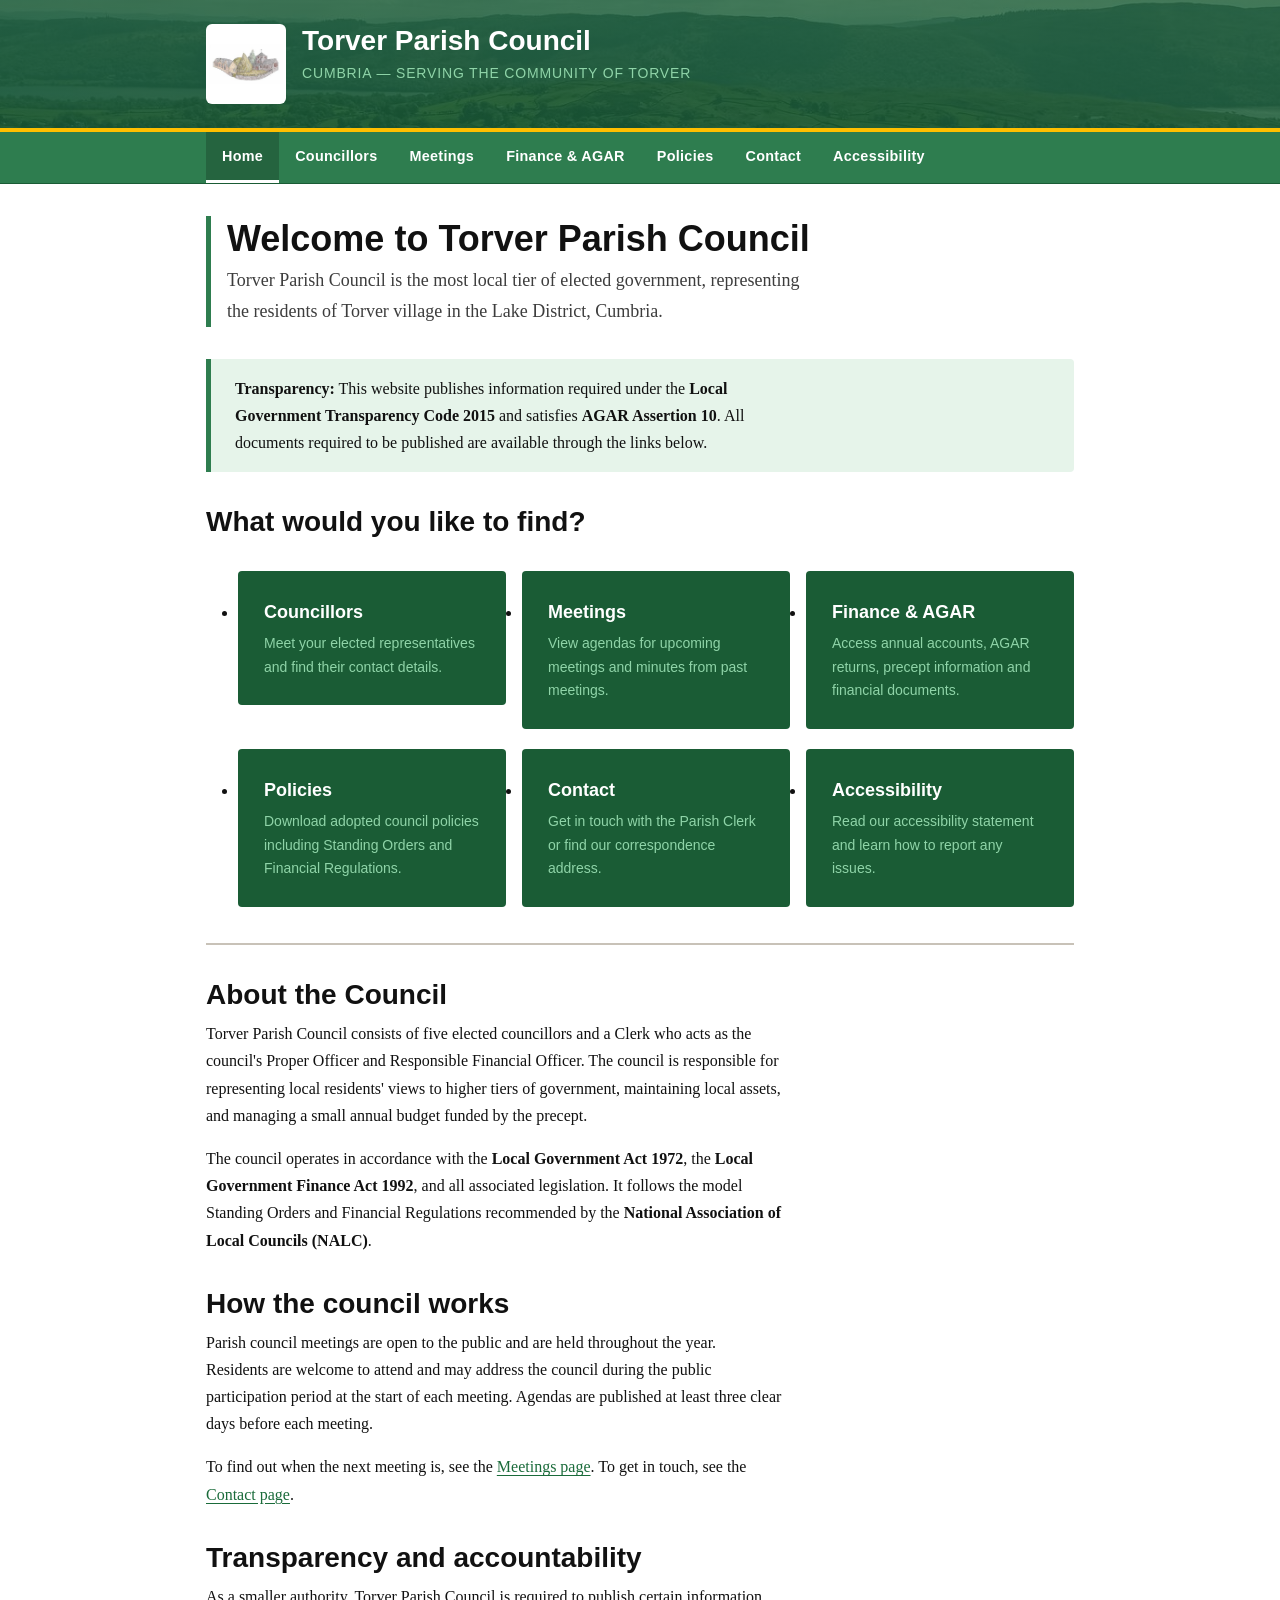
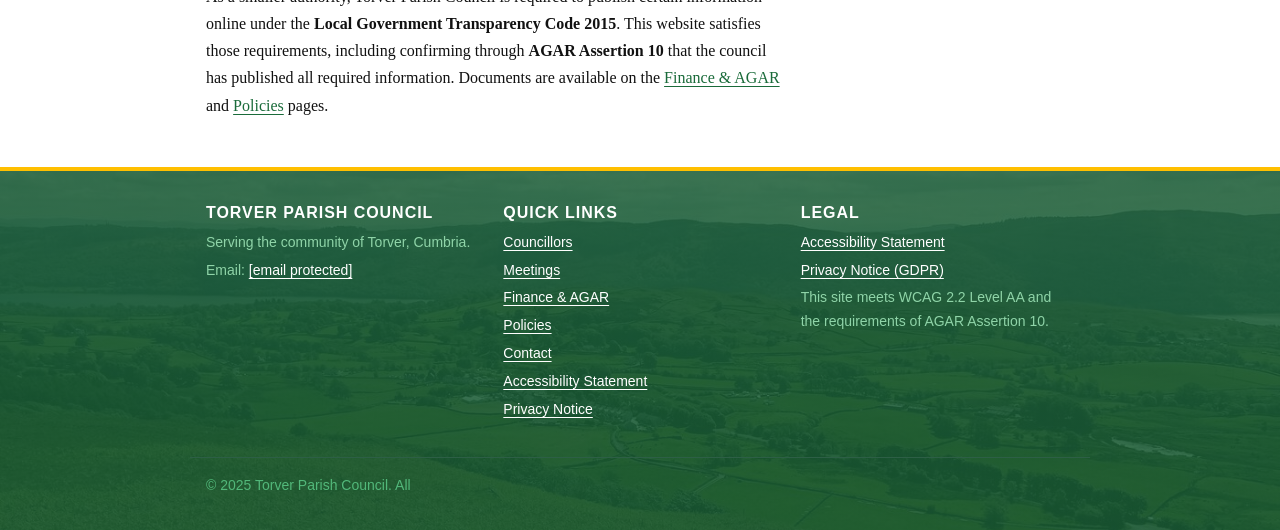
<file: index.html>
<!DOCTYPE html>
<html lang="en">
<head>
  <meta charset="UTF-8" />
  <meta name="viewport" content="width=device-width, initial-scale=1.0" />
  <meta name="description" content="The official website of Torver Parish Council, Cumbria. Find information about meetings, finances, policies and how to contact your council." />
  <title>Home – Torver Parish Council</title>
  <link rel="stylesheet" href="assets/css/style.css" />
</head>
<body>

  <a href="#main-content" class="skip-link">Skip to main content</a>

  <header class="site-header" role="banner">
    <div class="site-header__inner">
      <img src="assets/Logo.jpg" alt="Torver Parish Council logo" class="site-header__logo" width="64" height="64" />
      <div class="site-header__text">
        <p class="site-header__title">Torver Parish Council</p>
        <p class="site-header__subtitle">Cumbria &mdash; Serving the community of Torver</p>
      </div>
    </div>
  </header>

  <nav class="site-nav" aria-label="Main navigation">
    <div class="site-nav__inner">
      <ul class="site-nav__list" role="list">
        <li><a href="index.html" aria-current="page">Home</a></li>
        <li><a href="councillors.html">Councillors</a></li>
        <li><a href="meetings.html">Meetings</a></li>
        <li><a href="finance.html">Finance &amp; AGAR</a></li>
        <li><a href="policies.html">Policies</a></li>
        <li><a href="contact.html">Contact</a></li>
        <li><a href="accessibility.html">Accessibility</a></li>
      </ul>
    </div>
  </nav>

  <main id="main-content" tabindex="-1">
    <div class="wrapper">

      <div class="page-title-block">
        <h1>Welcome to Torver Parish Council</h1>
        <p class="lead">Torver Parish Council is the most local tier of elected government, representing the residents of Torver village in the Lake District, Cumbria.</p>
      </div>

      <div class="notice notice--info" role="note">
        <p><strong>Transparency:</strong> This website publishes information required under the <strong>Local Government Transparency Code 2015</strong> and satisfies <strong>AGAR Assertion 10</strong>. All documents required to be published are available through the links below.</p>
      </div>

      <h2>What would you like to find?</h2>

      <nav aria-label="Site sections">
        <ul class="nav-grid" role="list">
          <li>
            <a href="councillors.html" class="nav-card">
              <span class="nav-card__title">Councillors</span>
              <span class="nav-card__desc">Meet your elected representatives and find their contact details.</span>
            </a>
          </li>
          <li>
            <a href="meetings.html" class="nav-card">
              <span class="nav-card__title">Meetings</span>
              <span class="nav-card__desc">View agendas for upcoming meetings and minutes from past meetings.</span>
            </a>
          </li>
          <li>
            <a href="finance.html" class="nav-card">
              <span class="nav-card__title">Finance &amp; AGAR</span>
              <span class="nav-card__desc">Access annual accounts, AGAR returns, precept information and financial documents.</span>
            </a>
          </li>
          <li>
            <a href="policies.html" class="nav-card">
              <span class="nav-card__title">Policies</span>
              <span class="nav-card__desc">Download adopted council policies including Standing Orders and Financial Regulations.</span>
            </a>
          </li>
          <li>
            <a href="contact.html" class="nav-card">
              <span class="nav-card__title">Contact</span>
              <span class="nav-card__desc">Get in touch with the Parish Clerk or find our correspondence address.</span>
            </a>
          </li>
          <li>
            <a href="accessibility.html" class="nav-card">
              <span class="nav-card__title">Accessibility</span>
              <span class="nav-card__desc">Read our accessibility statement and learn how to report any issues.</span>
            </a>
          </li>
        </ul>
      </nav>

      <hr class="section-divider" />

      <h2>About the Council</h2>
      <p>Torver Parish Council consists of five elected councillors and a Clerk who acts as the council's Proper Officer and Responsible Financial Officer. The council is responsible for representing local residents' views to higher tiers of government, maintaining local assets, and managing a small annual budget funded by the precept.</p>
      <p>The council operates in accordance with the <strong>Local Government Act 1972</strong>, the <strong>Local Government Finance Act 1992</strong>, and all associated legislation. It follows the model Standing Orders and Financial Regulations recommended by the <strong>National Association of Local Councils (NALC)</strong>.</p>

      <h2>How the council works</h2>
      <p>Parish council meetings are open to the public and are held throughout the year. Residents are welcome to attend and may address the council during the public participation period at the start of each meeting. Agendas are published at least three clear days before each meeting.</p>
      <p>To find out when the next meeting is, see the <a href="meetings.html">Meetings page</a>. To get in touch, see the <a href="contact.html">Contact page</a>.</p>

      <h2>Transparency and accountability</h2>
      <p>As a smaller authority, Torver Parish Council is required to publish certain information online under the <strong>Local Government Transparency Code 2015</strong>. This website satisfies those requirements, including confirming through <strong>AGAR Assertion 10</strong> that the council has published all required information. Documents are available on the <a href="finance.html">Finance &amp; AGAR</a> and <a href="policies.html">Policies</a> pages.</p>

    </div>
  </main>

  <footer class="site-footer" role="contentinfo">
    <div class="site-footer__inner">
      <div class="site-footer__section">
        <h2>Torver Parish Council</h2>
        <p>Serving the community of Torver, Cumbria.</p>
        <p>Email: <a href="/cdn-cgi/l/email-protection#fa99969f8891ba8e95888c9f888a9b8893899299958f94999396d49d958cd48f91"><span class="__cf_email__" data-cfemail="8cefe0e9fee7ccf8e3fefae9fefcedfee5ffe4efe3f9e2efe5e0a2ebe3faa2f9e7">[email&#160;protected]</span></a></p>
      </div>
      <div class="site-footer__section">
        <h2>Quick links</h2>
        <ul>
          <li><a href="councillors.html">Councillors</a></li>
          <li><a href="meetings.html">Meetings</a></li>
          <li><a href="finance.html">Finance &amp; AGAR</a></li>
          <li><a href="policies.html">Policies</a></li>
          <li><a href="contact.html">Contact</a></li>
          <li><a href="accessibility.html">Accessibility Statement</a></li>
          <li><a href="policies.html#privacy-notice">Privacy Notice</a></li>
        </ul>
      </div>
      <div class="site-footer__section">
        <h2>Legal</h2>
        <p><a href="accessibility.html">Accessibility Statement</a></p>
        <p><a href="policies.html#privacy-notice">Privacy Notice (GDPR)</a></p>
        <p>This site meets WCAG 2.2 Level AA and the requirements of AGAR Assertion 10.</p>
      </div>
    </div>
    <div class="site-footer__bottom">
      <p>&copy; <span id="year">2025</span> Torver Parish Council. All
</file>
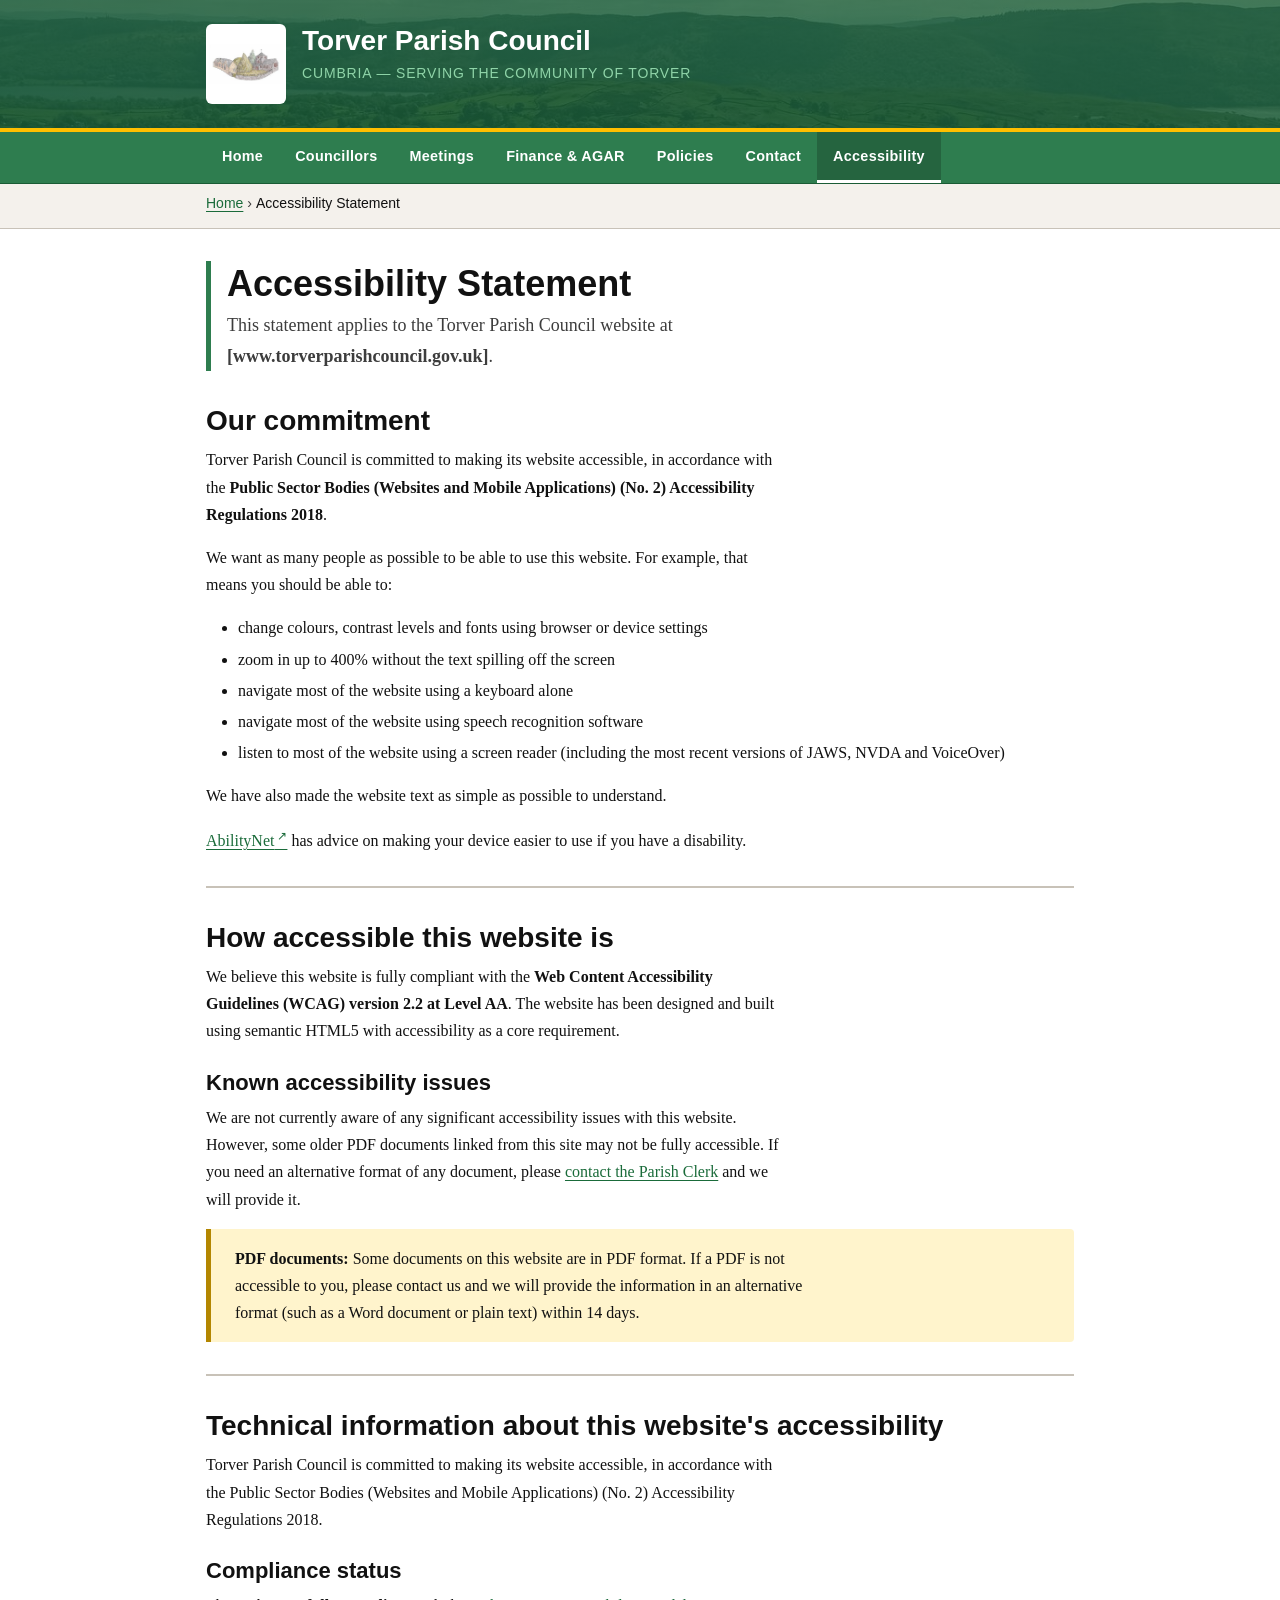
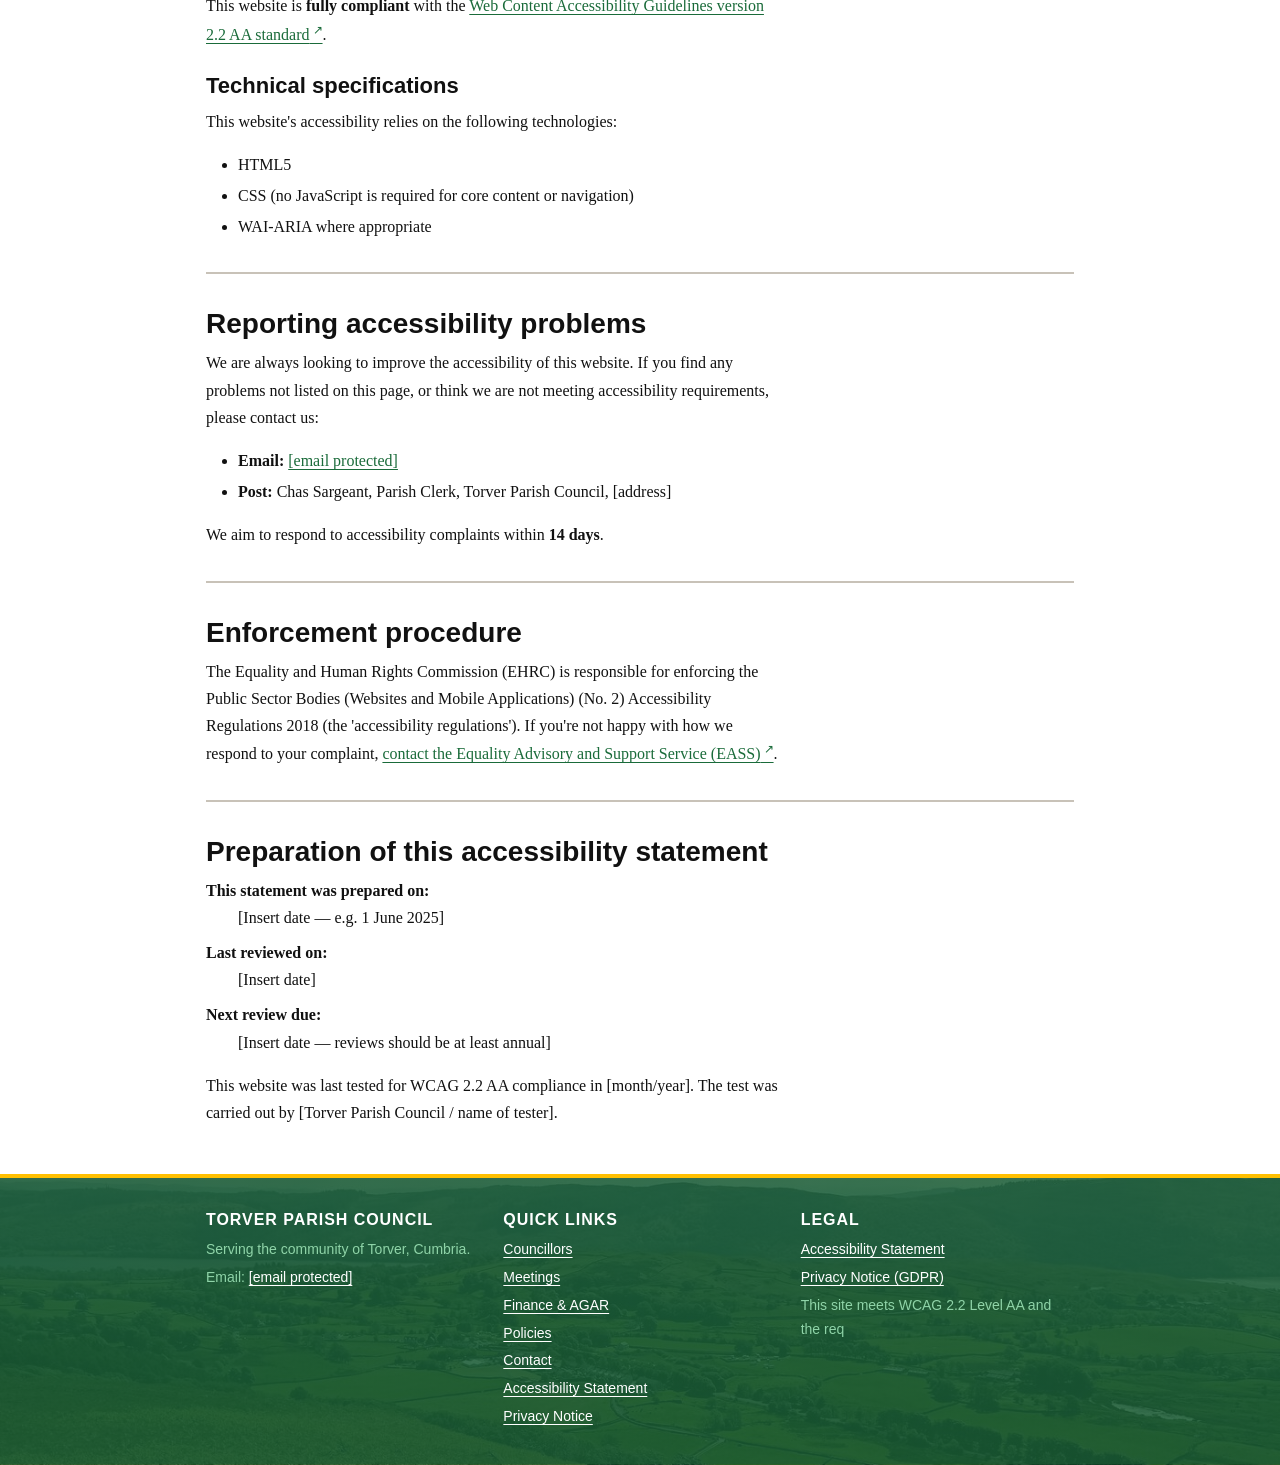
<file: accessibility.html>
<!DOCTYPE html>
<html lang="en">
<head>
  <meta charset="UTF-8" />
  <meta name="viewport" content="width=device-width, initial-scale=1.0" />
  <meta name="description" content="Accessibility statement for the Torver Parish Council website, including WCAG 2.2 AA compliance information and how to report issues." />
  <title>Accessibility Statement – Torver Parish Council</title>
  <link rel="stylesheet" href="assets/css/style.css" />
</head>
<body>

  <a href="#main-content" class="skip-link">Skip to main content</a>

  <header class="site-header" role="banner">
    <div class="site-header__inner">
      <img src="assets/Logo.jpg" alt="Torver Parish Council logo" class="site-header__logo" width="64" height="64" />
      <div class="site-header__text">
        <p class="site-header__title">Torver Parish Council</p>
        <p class="site-header__subtitle">Cumbria &mdash; Serving the community of Torver</p>
      </div>
    </div>
  </header>

  <nav class="site-nav" aria-label="Main navigation">
    <div class="site-nav__inner">
      <ul class="site-nav__list" role="list">
        <li><a href="index.html">Home</a></li>
        <li><a href="councillors.html">Councillors</a></li>
        <li><a href="meetings.html">Meetings</a></li>
        <li><a href="finance.html">Finance &amp; AGAR</a></li>
        <li><a href="policies.html">Policies</a></li>
        <li><a href="contact.html">Contact</a></li>
        <li><a href="accessibility.html" aria-current="page">Accessibility</a></li>
      </ul>
    </div>
  </nav>

  <nav class="breadcrumb" aria-label="Breadcrumb">
    <div class="breadcrumb__inner">
      <ol>
        <li><a href="index.html">Home</a></li>
        <li><span aria-current="page">Accessibility Statement</span></li>
      </ol>
    </div>
  </nav>

  <main id="main-content" tabindex="-1">
    <div class="wrapper">

      <div class="page-title-block">
        <h1>Accessibility Statement</h1>
        <p class="lead">This statement applies to the Torver Parish Council website at <strong>[www.torverparishcouncil.gov.uk]</strong>.</p>
      </div>

      <h2>Our commitment</h2>
      <p>Torver Parish Council is committed to making its website accessible, in accordance with the <strong>Public Sector Bodies (Websites and Mobile Applications) (No. 2) Accessibility Regulations 2018</strong>.</p>
      <p>We want as many people as possible to be able to use this website. For example, that means you should be able to:</p>
      <ul>
        <li>change colours, contrast levels and fonts using browser or device settings</li>
        <li>zoom in up to 400% without the text spilling off the screen</li>
        <li>navigate most of the website using a keyboard alone</li>
        <li>navigate most of the website using speech recognition software</li>
        <li>listen to most of the website using a screen reader (including the most recent versions of JAWS, NVDA and VoiceOver)</li>
      </ul>
      <p>We have also made the website text as simple as possible to understand.</p>
      <p><a href="https://mcmw.abilitynet.org.uk/" target="_blank" rel="noopener noreferrer">AbilityNet</a> has advice on making your device easier to use if you have a disability.</p>

      <hr class="section-divider" />

      <h2>How accessible this website is</h2>
      <p>We believe this website is fully compliant with the <strong>Web Content Accessibility Guidelines (WCAG) version 2.2 at Level AA</strong>. The website has been designed and built using semantic HTML5 with accessibility as a core requirement.</p>

      <h3>Known accessibility issues</h3>
      <p>We are not currently aware of any significant accessibility issues with this website. However, some older PDF documents linked from this site may not be fully accessible. If you need an alternative format of any document, please <a href="contact.html">contact the Parish Clerk</a> and we will provide it.</p>

      <div class="notice notice--warn" role="note">
        <p><strong>PDF documents:</strong> Some documents on this website are in PDF format. If a PDF is not accessible to you, please contact us and we will provide the information in an alternative format (such as a Word document or plain text) within 14 days.</p>
      </div>

      <hr class="section-divider" />

      <h2>Technical information about this website's accessibility</h2>
      <p>Torver Parish Council is committed to making its website accessible, in accordance with the Public Sector Bodies (Websites and Mobile Applications) (No. 2) Accessibility Regulations 2018.</p>

      <h3>Compliance status</h3>
      <p>This website is <strong>fully compliant</strong> with the <a href="https://www.w3.org/TR/WCAG22/" target="_blank" rel="noopener noreferrer">Web Content Accessibility Guidelines version 2.2 AA standard</a>.</p>

      <h3>Technical specifications</h3>
      <p>This website's accessibility relies on the following technologies:</p>
      <ul>
        <li>HTML5</li>
        <li>CSS (no JavaScript is required for core content or navigation)</li>
        <li>WAI-ARIA where appropriate</li>
      </ul>

      <hr class="section-divider" />

      <h2>Reporting accessibility problems</h2>
      <p>We are always looking to improve the accessibility of this website. If you find any problems not listed on this page, or think we are not meeting accessibility requirements, please contact us:</p>
      <ul>
        <li><strong>Email:</strong> <a href="/cdn-cgi/l/email-protection#dfbcb3baadb49fabb0ada9baadafbeadb6acb7bcb0aab1bcb6b3f1b8b0a9f1aab4"><span class="__cf_email__" data-cfemail="44272821362f04302b363221363425362d372c272b312a272d286a232b326a312f">[email&#160;protected]</span></a></li>
        <li><strong>Post:</strong> Chas Sargeant, Parish Clerk, Torver Parish Council, [address]</li>
      </ul>
      <p>We aim to respond to accessibility complaints within <strong>14 days</strong>.</p>

      <hr class="section-divider" />

      <h2>Enforcement procedure</h2>
      <p>The Equality and Human Rights Commission (EHRC) is responsible for enforcing the Public Sector Bodies (Websites and Mobile Applications) (No. 2) Accessibility Regulations 2018 (the 'accessibility regulations'). If you're not happy with how we respond to your complaint, <a href="https://www.equalityadvisoryservice.com/" target="_blank" rel="noopener noreferrer">contact the Equality Advisory and Support Service (EASS)</a>.</p>

      <hr class="section-divider" />

      <h2>Preparation of this accessibility statement</h2>
      <dl>
        <dt>This statement was prepared on:</dt>
        <dd>[Insert date — e.g. 1 June 2025]</dd>
        <dt>Last reviewed on:</dt>
        <dd>[Insert date]</dd>
        <dt>Next review due:</dt>
        <dd>[Insert date — reviews should be at least annual]</dd>
      </dl>
      <p>This website was last tested for WCAG 2.2 AA compliance in [month/year]. The test was carried out by [Torver Parish Council / name of tester].</p>

    </div>
  </main>

  <footer class="site-footer" role="contentinfo">
    <div class="site-footer__inner">
      <div class="site-footer__section">
        <h2>Torver Parish Council</h2>
        <p>Serving the community of Torver, Cumbria.</p>
        <p>Email: <a href="/cdn-cgi/l/email-protection#4f2c232a3d240f3b203d392a3d3f2e3d263c272c203a212c262361282039613a24"><span class="__cf_email__" data-cfemail="f89b949d8a93b88c978a8e9d8a88998a918b909b978d969b9194d69f978ed68d93">[email&#160;protected]</span></a></p>
      </div>
      <div class="site-footer__section">
        <h2>Quick links</h2>
        <ul>
          <li><a href="councillors.html">Councillors</a></li>
          <li><a href="meetings.html">Meetings</a></li>
          <li><a href="finance.html">Finance &amp; AGAR</a></li>
          <li><a href="policies.html">Policies</a></li>
          <li><a href="contact.html">Contact</a></li>
          <li><a href="accessibility.html">Accessibility Statement</a></li>
          <li><a href="policies.html#privacy-notice">Privacy Notice</a></li>
        </ul>
      </div>
      <div class="site-footer__section">
        <h2>Legal</h2>
        <p><a href="accessibility.html">Accessibility Statement</a></p>
        <p><a href="policies.html#privacy-notice">Privacy Notice (GDPR)</a></p>
        <p>This site meets WCAG 2.2 Level AA and the req
</file>
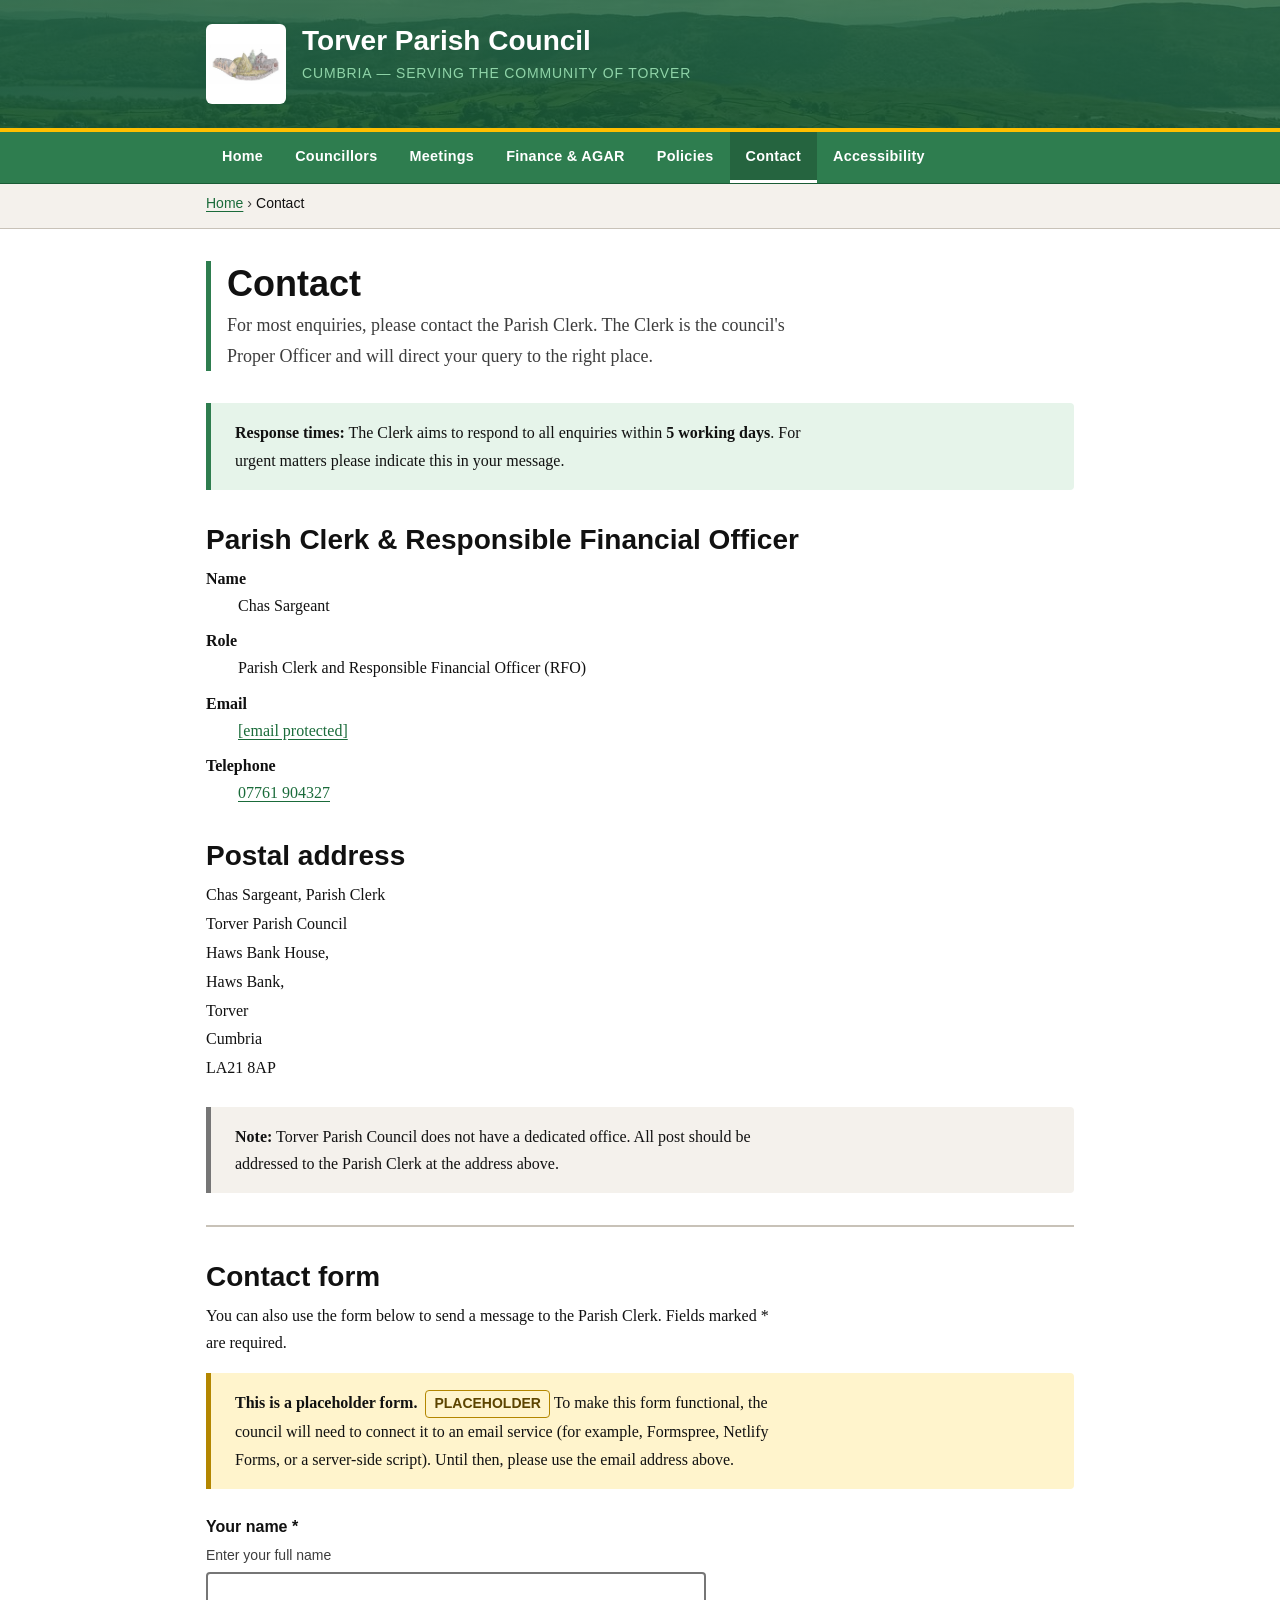
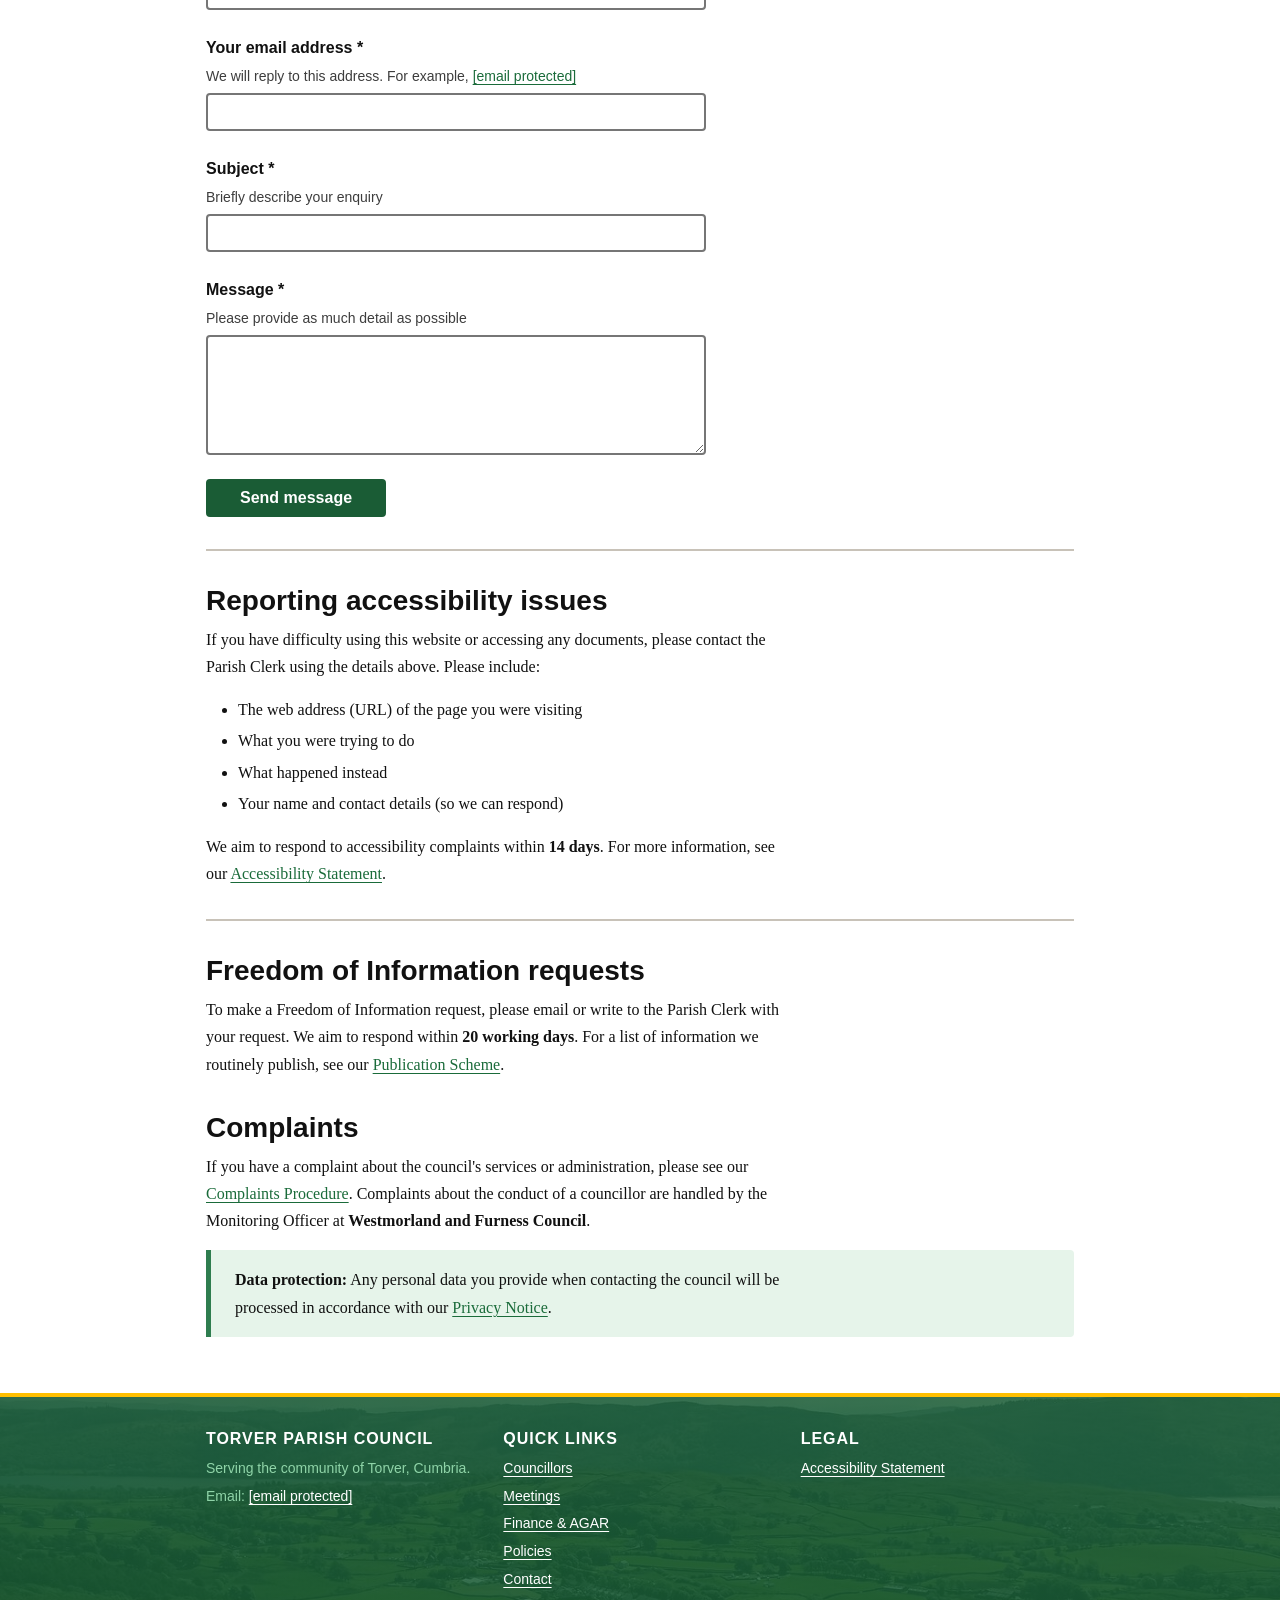
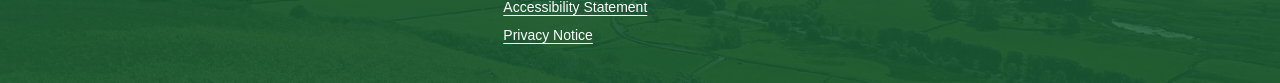
<file: contact.html>
<!DOCTYPE html>
<html lang="en">
<head>
  <meta charset="UTF-8" />
  <meta name="viewport" content="width=device-width, initial-scale=1.0" />
  <meta name="description" content="Contact the Parish Clerk or councillors of Torver Parish Council. Find our email address, postal address and how to report accessibility issues." />
  <title>Contact – Torver Parish Council</title>
  <link rel="stylesheet" href="assets/css/style.css" />
</head>
<body>

  <a href="#main-content" class="skip-link">Skip to main content</a>

  <header class="site-header" role="banner">
    <div class="site-header__inner">
      <img src="assets/Logo.jpg" alt="Torver Parish Council logo" class="site-header__logo" width="64" height="64" />
      <div class="site-header__text">
        <p class="site-header__title">Torver Parish Council</p>
        <p class="site-header__subtitle">Cumbria &mdash; Serving the community of Torver</p>
      </div>
    </div>
  </header>

  <nav class="site-nav" aria-label="Main navigation">
    <div class="site-nav__inner">
      <ul class="site-nav__list" role="list">
        <li><a href="index.html">Home</a></li>
        <li><a href="councillors.html">Councillors</a></li>
        <li><a href="meetings.html">Meetings</a></li>
        <li><a href="finance.html">Finance &amp; AGAR</a></li>
        <li><a href="policies.html">Policies</a></li>
        <li><a href="contact.html" aria-current="page">Contact</a></li>
        <li><a href="accessibility.html">Accessibility</a></li>
      </ul>
    </div>
  </nav>

  <nav class="breadcrumb" aria-label="Breadcrumb">
    <div class="breadcrumb__inner">
      <ol>
        <li><a href="index.html">Home</a></li>
        <li><span aria-current="page">Contact</span></li>
      </ol>
    </div>
  </nav>

  <main id="main-content" tabindex="-1">
    <div class="wrapper">

      <div class="page-title-block">
        <h1>Contact</h1>
        <p class="lead">For most enquiries, please contact the Parish Clerk. The Clerk is the council's Proper Officer and will direct your query to the right place.</p>
      </div>

      <div class="notice notice--info" role="note">
        <p><strong>Response times:</strong> The Clerk aims to respond to all enquiries within <strong>5 working days</strong>. For urgent matters please indicate this in your message.</p>
      </div>

      <h2>Parish Clerk &amp; Responsible Financial Officer</h2>

      <dl>
        <dt>Name</dt>
        <dd>Chas Sargeant</dd>

        <dt>Role</dt>
        <dd>Parish Clerk and Responsible Financial Officer (RFO)</dd>

        <dt>Email</dt>
        <dd><a href="/cdn-cgi/l/email-protection#1e7d727b6c755e6a716c687b6c6e7f6c776d767d716b707d777230797168306b75"><span class="__cf_email__" data-cfemail="ec8f80899e87ac98839e9a899e9c8d9e859f848f8399828f8580c28b839ac29987">[email&#160;protected]</span></a></dd>

        <dt>Telephone</dt>
        <dd><a href="tel:+447761904327">07761 904327</a></dd>
      </dl>

      <h2>Postal address</h2>
      <address style="font-style: normal; line-height: 1.8; margin-bottom: 1.5rem;">
        Chas Sargeant, Parish Clerk<br />
        Torver Parish Council<br />
        Haws Bank House,<br />
        Haws Bank,<br />
        Torver<br />
        Cumbria<br />
        LA21 8AP
      </address>

      <div class="notice" role="note">
        <p><strong>Note:</strong> Torver Parish Council does not have a dedicated office. All post should be addressed to the Parish Clerk at the address above.</p>
      </div>

      <hr class="section-divider" />

      <h2>Contact form</h2>
      <p>You can also use the form below to send a message to the Parish Clerk. Fields marked <span aria-label="required">*</span> are required.</p>

      <div class="notice notice--warn" role="note">
        <p><strong>This is a placeholder form.</strong> <span class="placeholder">PLACEHOLDER</span> To make this form functional, the council will need to connect it to an email service (for example, Formspree, Netlify Forms, or a server-side script). Until then, please use the email address above.</p>
      </div>

      <form action="#" method="post" novalidate aria-label="Contact the Parish Clerk">
        <div class="form-group">
          <label for="name">Your name <span aria-hidden="true">*</span></label>
          <span class="form-hint" id="name-hint">Enter your full name</span>
          <input type="text" id="name" name="name" autocomplete="name" aria-required="true" aria-describedby="name-hint" />
        </div>

        <div class="form-group">
          <label for="email">Your email address <span aria-hidden="true">*</span></label>
          <span class="form-hint" id="email-hint">We will reply to this address. For example, <a href="/cdn-cgi/l/email-protection" class="__cf_email__" data-cfemail="8ae4ebe7efcaeff2ebe7fae6efa4e9e5e7">[email&#160;protected]</a></span>
          <input type="email" id="email" name="email" autocomplete="email" aria-required="true" aria-describedby="email-hint" />
        </div>

        <div class="form-group">
          <label for="subject">Subject <span aria-hidden="true">*</span></label>
          <span class="form-hint" id="subject-hint">Briefly describe your enquiry</span>
          <input type="text" id="subject" name="subject" aria-required="true" aria-describedby="subject-hint" />
        </div>

        <div class="form-group">
          <label for="message">Message <span aria-hidden="true">*</span></label>
          <span class="form-hint" id="message-hint">Please provide as much detail as possible</span>
          <textarea id="message" name="message" aria-required="true" aria-describedby="message-hint"></textarea>
        </div>

        <div class="form-group">
          <button type="submit">Send message</button>
        </div>
      </form>

      <hr class="section-divider" />

      <h2>Reporting accessibility issues</h2>
      <p>If you have difficulty using this website or accessing any documents, please contact the Parish Clerk using the details above. Please include:</p>
      <ul>
        <li>The web address (URL) of the page you were visiting</li>
        <li>What you were trying to do</li>
        <li>What happened instead</li>
        <li>Your name and contact details (so we can respond)</li>
      </ul>
      <p>We aim to respond to accessibility complaints within <strong>14 days</strong>. For more information, see our <a href="accessibility.html">Accessibility Statement</a>.</p>

      <hr class="section-divider" />

      <h2>Freedom of Information requests</h2>
      <p>To make a Freedom of Information request, please email or write to the Parish Clerk with your request. We aim to respond within <strong>20 working days</strong>. For a list of information we routinely publish, see our <a href="policies.html#foi">Publication Scheme</a>.</p>

      <h2>Complaints</h2>
      <p>If you have a complaint about the council's services or administration, please see our <a href="policies.html#complaints">Complaints Procedure</a>. Complaints about the conduct of a councillor are handled by the Monitoring Officer at <strong>Westmorland and Furness Council</strong>.</p>

      <div class="notice notice--info" role="note">
        <p><strong>Data protection:</strong> Any personal data you provide when contacting the council will be processed in accordance with our <a href="policies.html#privacy-notice">Privacy Notice</a>.</p>
      </div>

    </div>
  </main>

  <footer class="site-footer" role="contentinfo">
    <div class="site-footer__inner">
      <div class="site-footer__section">
        <h2>Torver Parish Council</h2>
        <p>Serving the community of Torver, Cumbria.</p>
        <p>Email: <a href="/cdn-cgi/l/email-protection#fe9d929b8c95be8a918c889b8c8e9f8c978d969d918b909d9792d0999188d08b95"><span class="__cf_email__" data-cfemail="6e0d020b1c052e1a011c180b1c1e0f1c071d060d011b000d070240090118401b05">[email&#160;protected]</span></a></p>
      </div>
      <div class="site-footer__section">
        <h2>Quick links</h2>
        <ul>
          <li><a href="councillors.html">Councillors</a></li>
          <li><a href="meetings.html">Meetings</a></li>
          <li><a href="finance.html">Finance &amp; AGAR</a></li>
          <li><a href="policies.html">Policies</a></li>
          <li><a href="contact.html">Contact</a></li>
          <li><a href="accessibility.html">Accessibility Statement</a></li>
          <li><a href="policies.html#privacy-notice">Privacy Notice</a></li>
        </ul>
      </div>
      <div class="site-footer__section">
        <h2>Legal</h2>
        <p><a href="accessibility.html">Accessibility Statement</a></p>
        <p><a hre
</file>
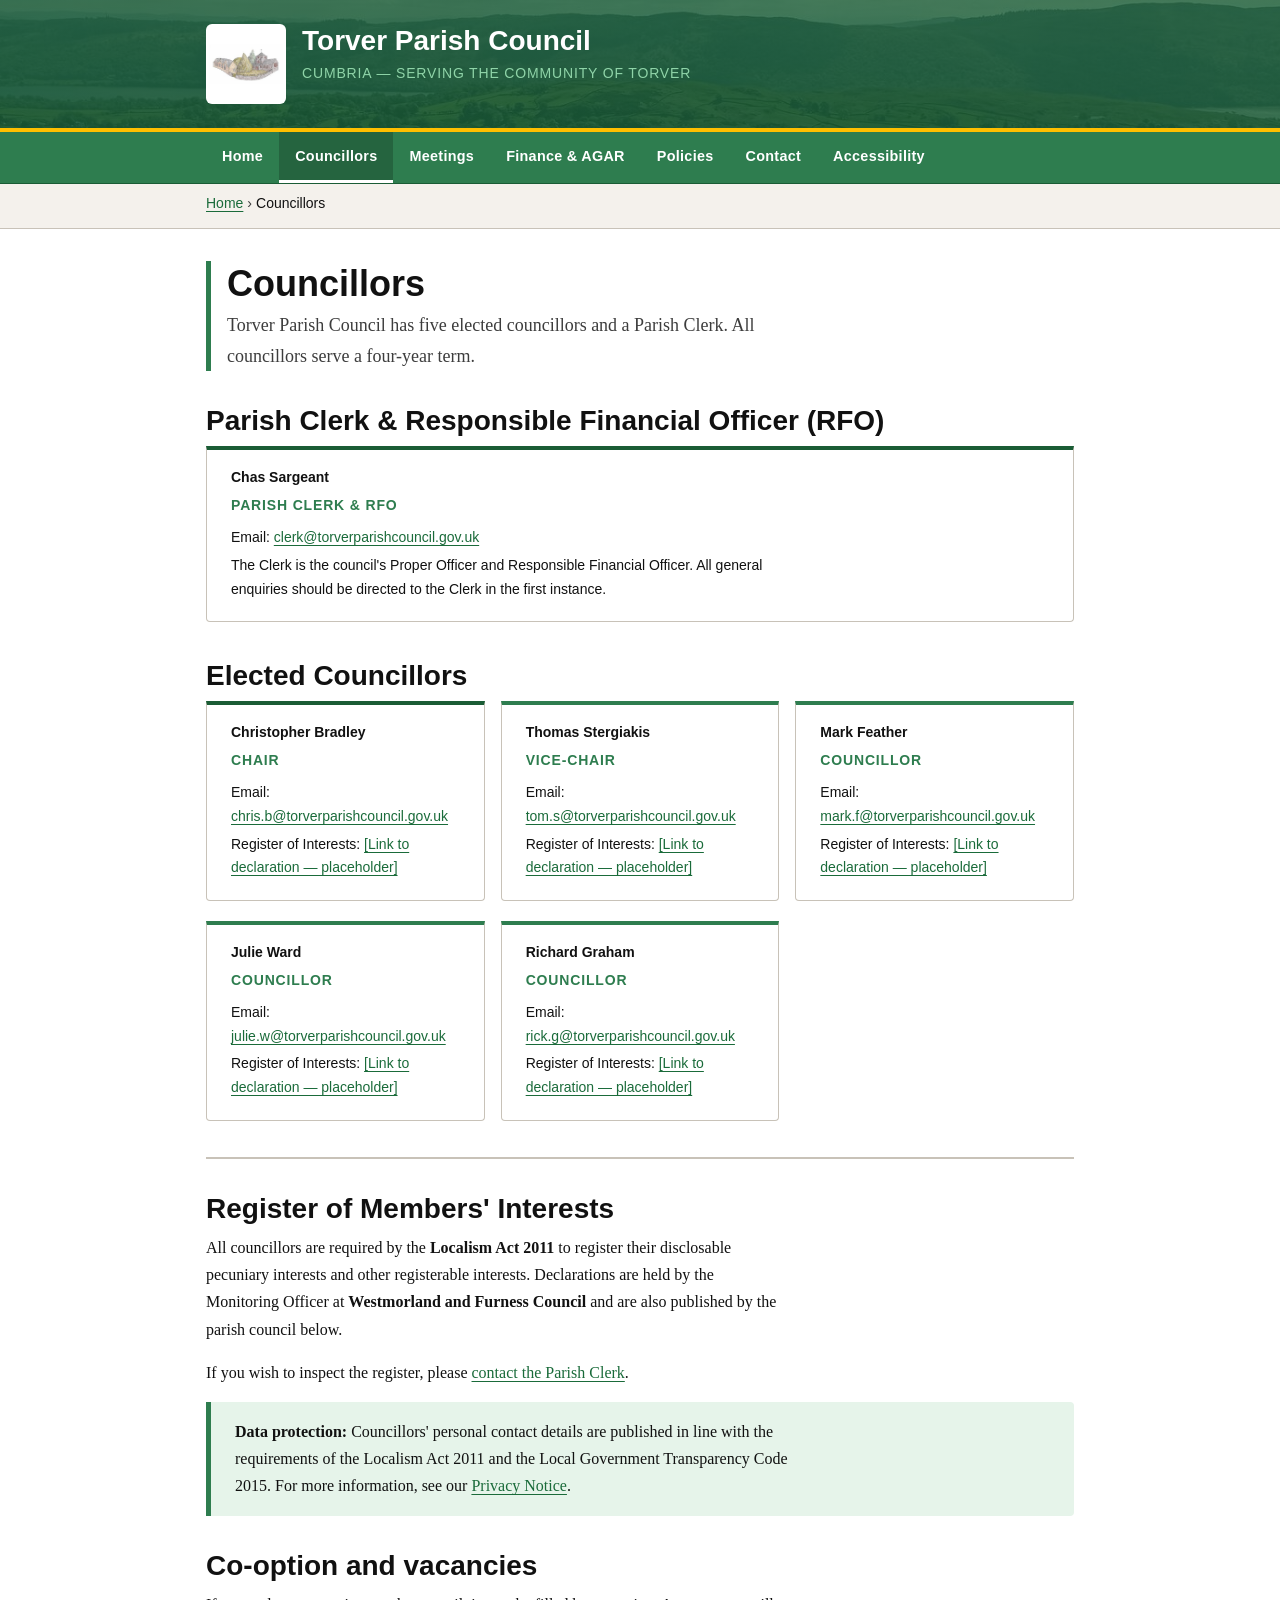
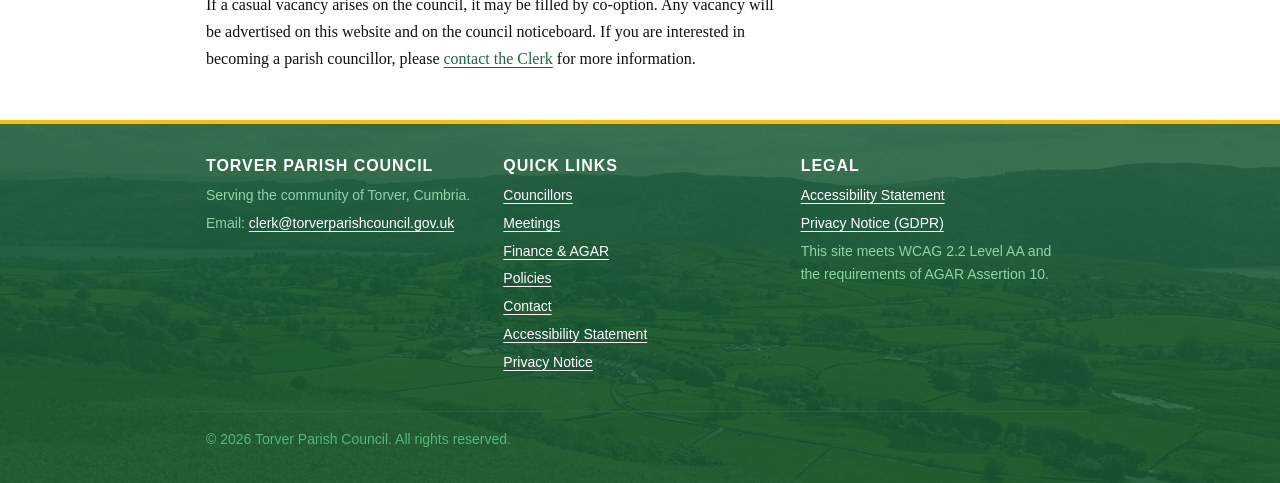
<file: councillors.html>
<!DOCTYPE html>
<html lang="en">
<head>
  <meta charset="UTF-8" />
  <meta name="viewport" content="width=device-width, initial-scale=1.0" />
  <meta name="description" content="Meet the elected councillors and Parish Clerk of Torver Parish Council, Cumbria." />
  <title>Councillors – Torver Parish Council</title>
  <link rel="stylesheet" href="assets/css/style.css" />
</head>
<body>

  <a href="#main-content" class="skip-link">Skip to main content</a>

  <header class="site-header" role="banner">
    <div class="site-header__inner">
      <img src="assets/Logo.jpg" alt="Torver Parish Council logo" class="site-header__logo" width="80" height="80" />
      <div class="site-header__text">
        <p class="site-header__title">Torver Parish Council</p>
        <p class="site-header__subtitle">Cumbria &mdash; Serving the community of Torver</p>
      </div>
    </div>
  </header>

  <nav class="site-nav" aria-label="Main navigation">
    <div class="site-nav__inner">
      <ul class="site-nav__list" role="list">
        <li><a href="index.html">Home</a></li>
        <li><a href="councillors.html" aria-current="page">Councillors</a></li>
        <li><a href="meetings.html">Meetings</a></li>
        <li><a href="finance.html">Finance &amp; AGAR</a></li>
        <li><a href="policies.html">Policies</a></li>
        <li><a href="contact.html">Contact</a></li>
        <li><a href="accessibility.html">Accessibility</a></li>
      </ul>
    </div>
  </nav>

  <nav class="breadcrumb" aria-label="Breadcrumb">
    <div class="breadcrumb__inner">
      <ol>
        <li><a href="index.html">Home</a></li>
        <li><span aria-current="page">Councillors</span></li>
      </ol>
    </div>
  </nav>

  <main id="main-content" tabindex="-1">
    <div class="wrapper">

      <div class="page-title-block">
        <h1>Councillors</h1>
        <p class="lead">Torver Parish Council has five elected councillors and a Parish Clerk. All councillors serve a four-year term.</p>
      </div>

      <h2>Parish Clerk &amp; Responsible Financial Officer (RFO)</h2>
      <ul class="councillor-list" role="list">
        <li class="councillor-card councillor-card--chair">
          <p class="councillor-card__name">Chas Sargeant</p>
          <span class="councillor-card__role">Parish Clerk &amp; RFO</span>
          <p>Email: <a href="mailto:clerk&#64;torverparishcouncil.gov.uk">clerk&#64;torverparishcouncil.gov.uk</a></p>
          <p>The Clerk is the council's Proper Officer and Responsible Financial Officer. All general enquiries should be directed to the Clerk in the first instance.</p>
        </li>
      </ul>

      <h2>Elected Councillors</h2>
      <ul class="councillor-list" role="list">

        <li class="councillor-card councillor-card--chair">
          <p class="councillor-card__name">Christopher Bradley</p>
          <span class="councillor-card__role">Chair</span>
          <p>Email: <a href="mailto:chris.b&#64;torverparishcouncil.gov.uk">chris.b&#64;torverparishcouncil.gov.uk</a></p>
          <p>Register of Interests: <a href="#" aria-label="Register of Interests for Christopher Bradley (placeholder link)">[Link to declaration &#8212; placeholder]</a></p>
        </li>

        <li class="councillor-card">
          <p class="councillor-card__name">Thomas Stergiakis</p>
          <span class="councillor-card__role">Vice-Chair</span>
          <p>Email: <a href="mailto:tom.s&#64;torverparishcouncil.gov.uk">tom.s&#64;torverparishcouncil.gov.uk</a></p>
          <p>Register of Interests: <a href="#" aria-label="Register of Interests for Thomas Stergiakis (placeholder link)">[Link to declaration &#8212; placeholder]</a></p>
        </li>

        <li class="councillor-card">
          <p class="councillor-card__name">Mark Feather</p>
          <span class="councillor-card__role">Councillor</span>
          <p>Email: <a href="mailto:mark.f&#64;torverparishcouncil.gov.uk">mark.f&#64;torverparishcouncil.gov.uk</a></p>
          <p>Register of Interests: <a href="#" aria-label="Register of Interests for Mark Feather (placeholder link)">[Link to declaration &#8212; placeholder]</a></p>
        </li>

        <li class="councillor-card">
          <p class="councillor-card__name">Julie Ward</p>
          <span class="councillor-card__role">Councillor</span>
          <p>Email: <a href="mailto:julie.w&#64;torverparishcouncil.gov.uk">julie.w&#64;torverparishcouncil.gov.uk</a></p>
          <p>Register of Interests: <a href="#" aria-label="Register of Interests for Julie Ward (placeholder link)">[Link to declaration &#8212; placeholder]</a></p>
        </li>

        <li class="councillor-card">
          <p class="councillor-card__name">Richard Graham</p>
          <span class="councillor-card__role">Councillor</span>
          <p>Email: <a href="mailto:rick.g&#64;torverparishcouncil.gov.uk">rick.g&#64;torverparishcouncil.gov.uk</a></p>
          <p>Register of Interests: <a href="#" aria-label="Register of Interests for Richard Graham (placeholder link)">[Link to declaration &#8212; placeholder]</a></p>
        </li>

      </ul>

      <hr class="section-divider" />

      <h2>Register of Members' Interests</h2>
      <p>All councillors are required by the <strong>Localism Act 2011</strong> to register their disclosable pecuniary interests and other registerable interests. Declarations are held by the Monitoring Officer at <strong>Westmorland and Furness Council</strong> and are also published by the parish council below.</p>
      <p>If you wish to inspect the register, please <a href="contact.html">contact the Parish Clerk</a>.</p>

      <div class="notice notice--info" role="note">
        <p><strong>Data protection:</strong> Councillors' personal contact details are published in line with the requirements of the Localism Act 2011 and the Local Government Transparency Code 2015. For more information, see our <a href="policies.html#privacy-notice">Privacy Notice</a>.</p>
      </div>

      <h2>Co-option and vacancies</h2>
      <p>If a casual vacancy arises on the council, it may be filled by co-option. Any vacancy will be advertised on this website and on the council noticeboard. If you are interested in becoming a parish councillor, please <a href="contact.html">contact the Clerk</a> for more information.</p>

    </div>
  </main>

  <footer class="site-footer" role="contentinfo">
    <div class="site-footer__inner">
      <div class="site-footer__section">
        <h2>Torver Parish Council</h2>
        <p>Serving the community of Torver, Cumbria.</p>
        <p>Email: <a href="mailto:clerk&#64;torverparishcouncil.gov.uk">clerk&#64;torverparishcouncil.gov.uk</a></p>
      </div>
      <div class="site-footer__section">
        <h2>Quick links</h2>
        <ul>
          <li><a href="councillors.html">Councillors</a></li>
          <li><a href="meetings.html">Meetings</a></li>
          <li><a href="finance.html">Finance &amp; AGAR</a></li>
          <li><a href="policies.html">Policies</a></li>
          <li><a href="contact.html">Contact</a></li>
          <li><a href="accessibility.html">Accessibility Statement</a></li>
          <li><a href="policies.html#privacy-notice">Privacy Notice</a></li>
        </ul>
      </div>
      <div class="site-footer__section">
        <h2>Legal</h2>
        <p><a href="accessibility.html">Accessibility Statement</a></p>
        <p><a href="policies.html#privacy-notice">Privacy Notice (GDPR)</a></p>
        <p>This site meets WCAG 2.2 Level AA and the requirements of AGAR Assertion 10.</p>
      </div>
    </div>
    <div class="site-footer__bottom">
      <p>&copy; <span id="year">2025</span> Torver Parish Council. All rights reserved.</p>
    </div>
  </footer>

  <script>document.getElementById('year').textContent = new Date().getFullYear();</script>

</body>
</html>
</file>
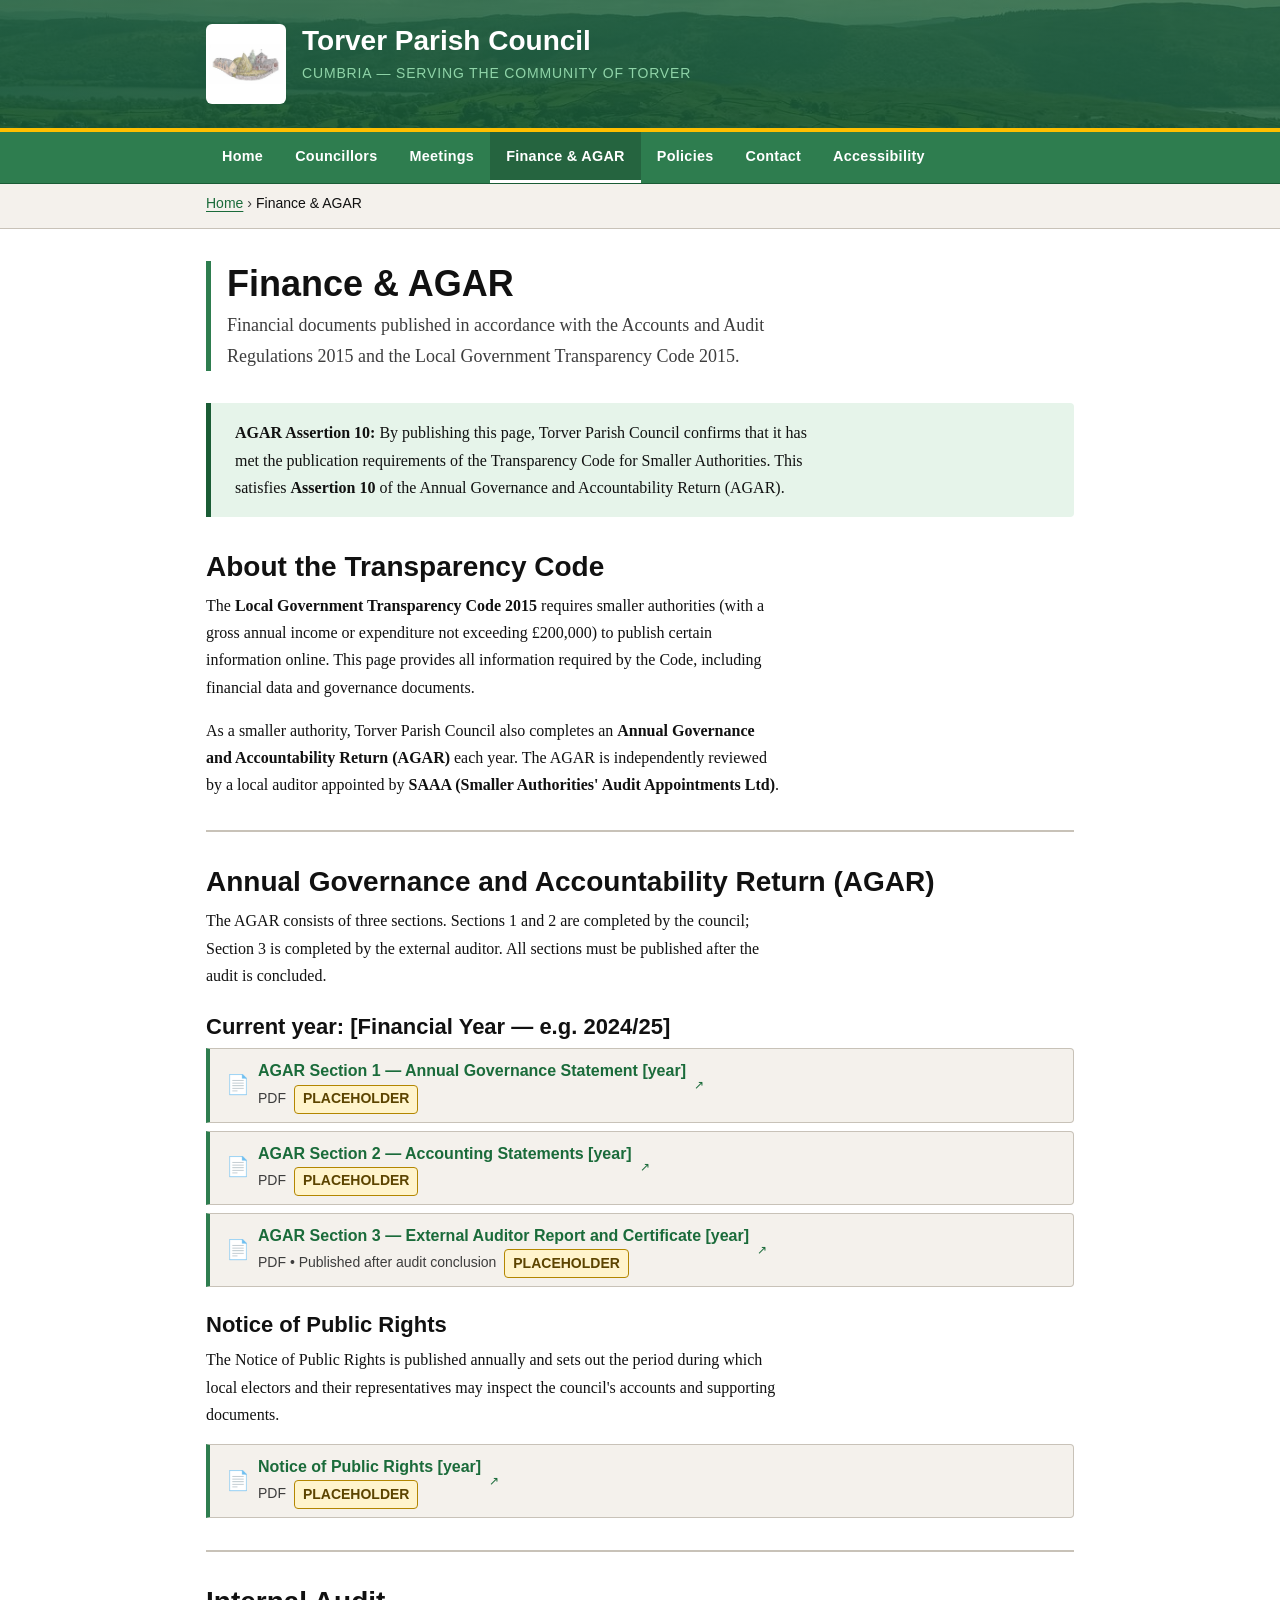
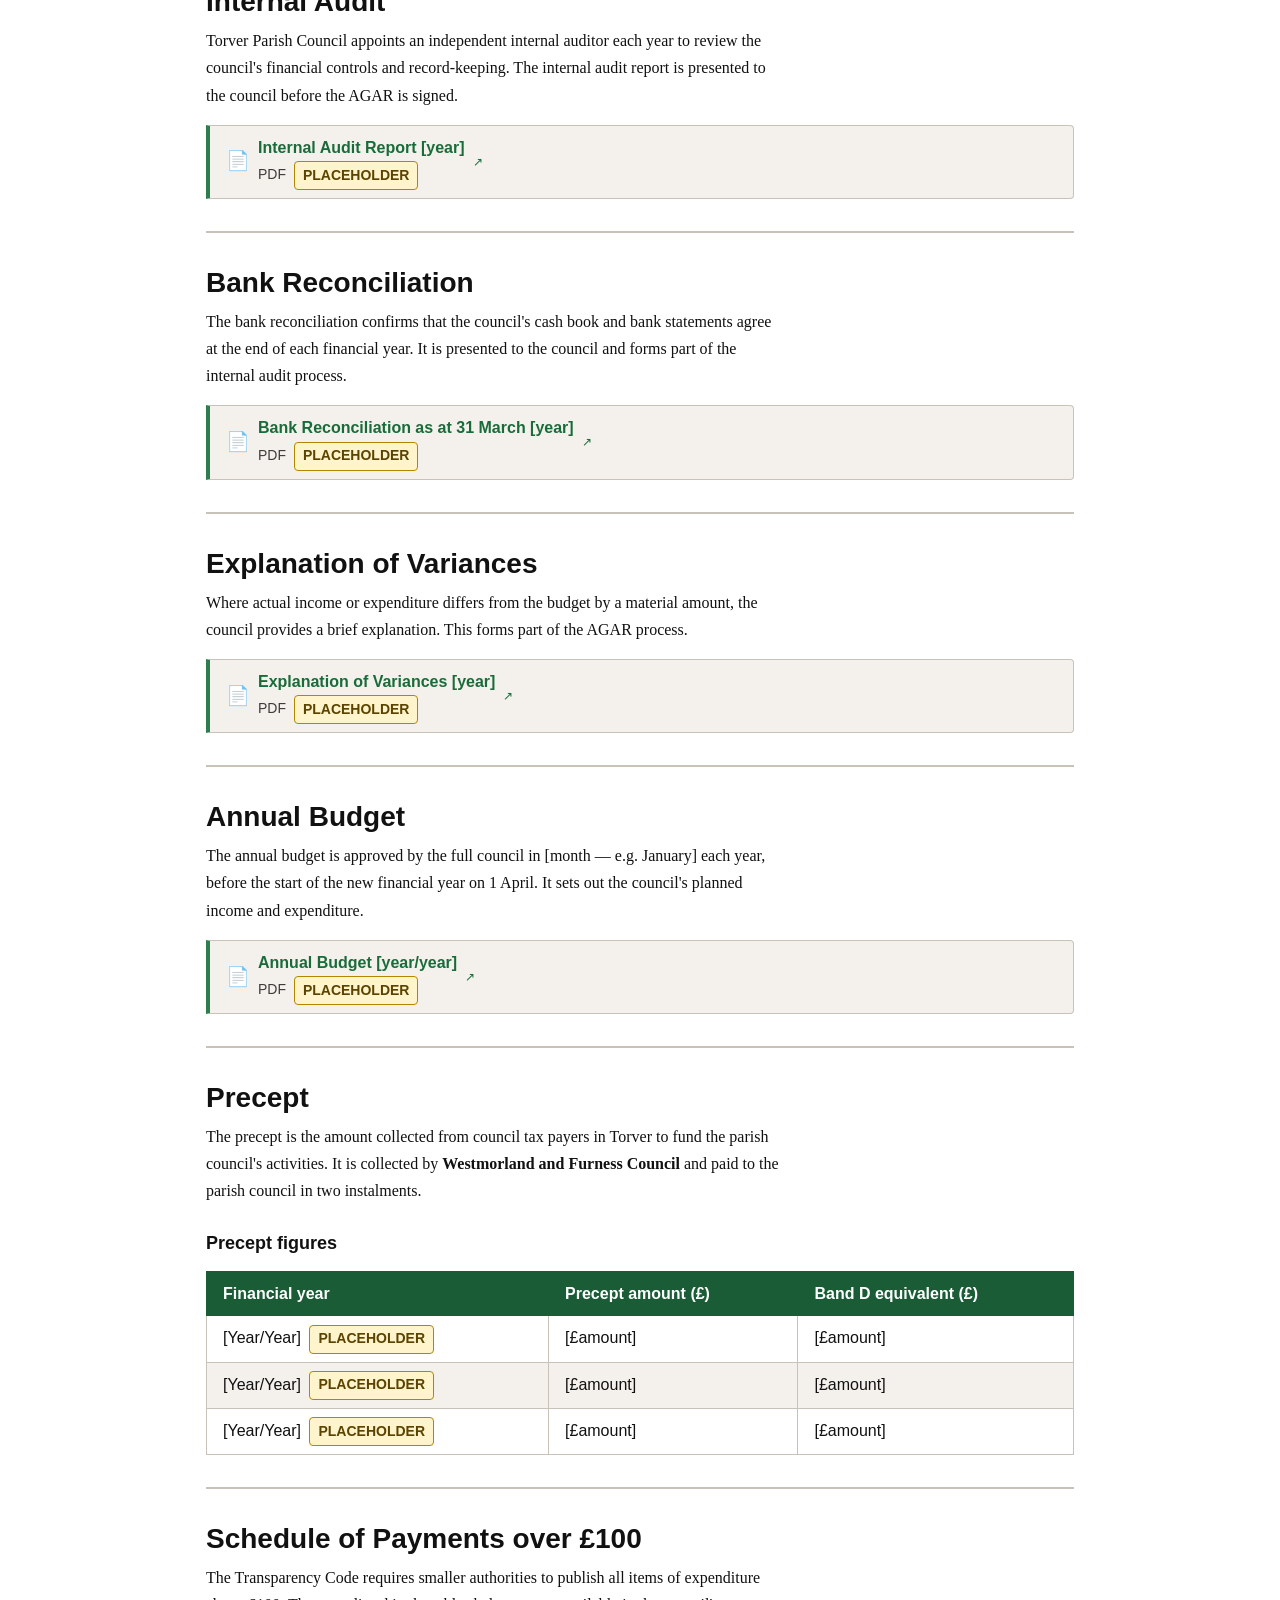
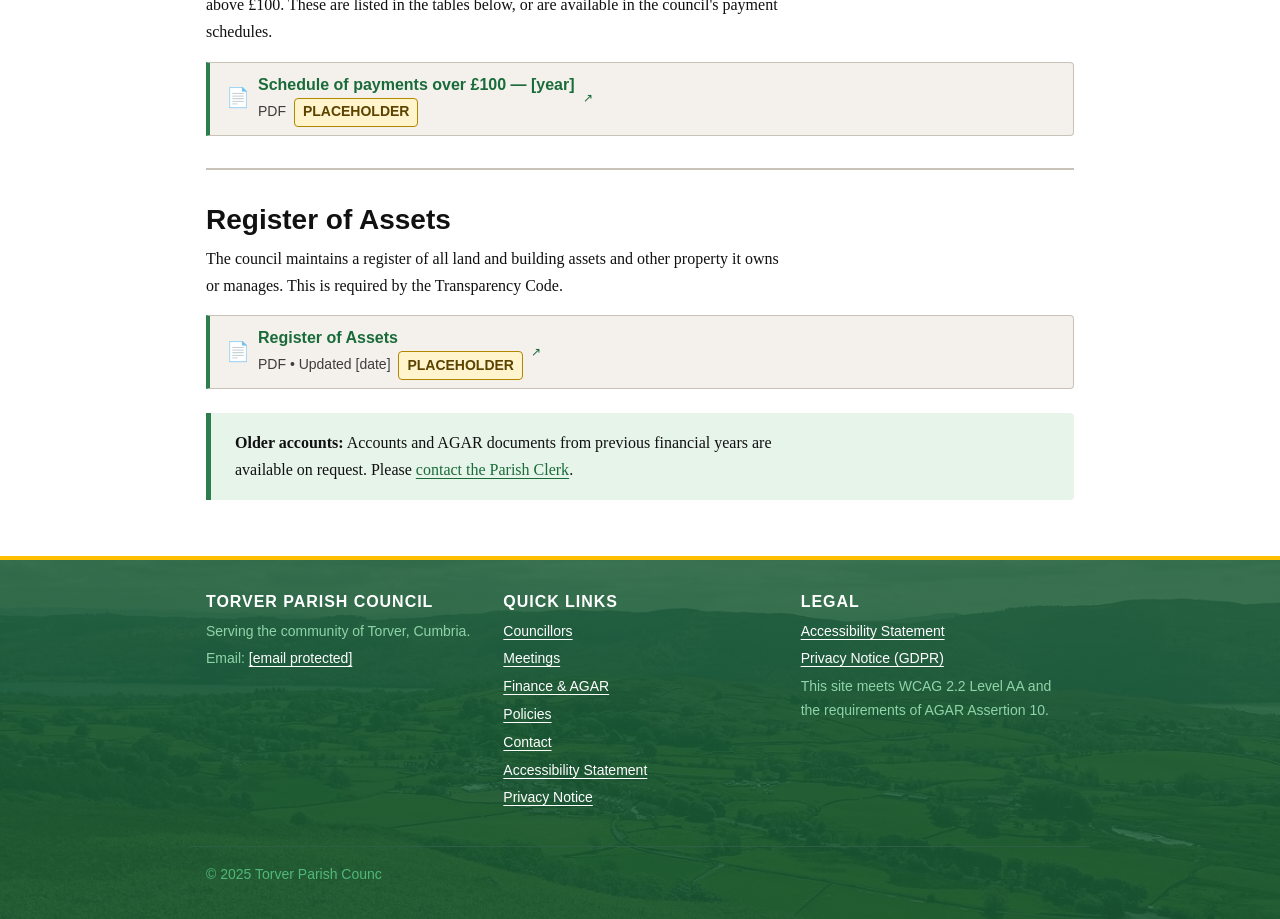
<file: finance.html>
<!DOCTYPE html>
<html lang="en">
<head>
  <meta charset="UTF-8" />
  <meta name="viewport" content="width=device-width, initial-scale=1.0" />
  <meta name="description" content="Financial documents and AGAR (Annual Governance and Accountability Return) for Torver Parish Council, published in line with AGAR Assertion 10 and the Transparency Code." />
  <title>Finance &amp; AGAR – Torver Parish Council</title>
  <link rel="stylesheet" href="assets/css/style.css" />
</head>
<body>

  <a href="#main-content" class="skip-link">Skip to main content</a>

  <header class="site-header" role="banner">
    <div class="site-header__inner">
      <img src="assets/Logo.jpg" alt="Torver Parish Council logo" class="site-header__logo" width="64" height="64" />
      <div class="site-header__text">
        <p class="site-header__title">Torver Parish Council</p>
        <p class="site-header__subtitle">Cumbria &mdash; Serving the community of Torver</p>
      </div>
    </div>
  </header>

  <nav class="site-nav" aria-label="Main navigation">
    <div class="site-nav__inner">
      <ul class="site-nav__list" role="list">
        <li><a href="index.html">Home</a></li>
        <li><a href="councillors.html">Councillors</a></li>
        <li><a href="meetings.html">Meetings</a></li>
        <li><a href="finance.html" aria-current="page">Finance &amp; AGAR</a></li>
        <li><a href="policies.html">Policies</a></li>
        <li><a href="contact.html">Contact</a></li>
        <li><a href="accessibility.html">Accessibility</a></li>
      </ul>
    </div>
  </nav>

  <nav class="breadcrumb" aria-label="Breadcrumb">
    <div class="breadcrumb__inner">
      <ol>
        <li><a href="index.html">Home</a></li>
        <li><span aria-current="page">Finance &amp; AGAR</span></li>
      </ol>
    </div>
  </nav>

  <main id="main-content" tabindex="-1">
    <div class="wrapper">

      <div class="page-title-block">
        <h1>Finance &amp; AGAR</h1>
        <p class="lead">Financial documents published in accordance with the Accounts and Audit Regulations 2015 and the Local Government Transparency Code 2015.</p>
      </div>

      <div class="notice notice--legal" role="note">
        <p><strong>AGAR Assertion 10:</strong> By publishing this page, Torver Parish Council confirms that it has met the publication requirements of the Transparency Code for Smaller Authorities. This satisfies <strong>Assertion 10</strong> of the Annual Governance and Accountability Return (AGAR).</p>
      </div>

      <h2>About the Transparency Code</h2>
      <p>The <strong>Local Government Transparency Code 2015</strong> requires smaller authorities (with a gross annual income or expenditure not exceeding £200,000) to publish certain information online. This page provides all information required by the Code, including financial data and governance documents.</p>
      <p>As a smaller authority, Torver Parish Council also completes an <strong>Annual Governance and Accountability Return (AGAR)</strong> each year. The AGAR is independently reviewed by a local auditor appointed by <strong>SAAA (Smaller Authorities' Audit Appointments Ltd)</strong>.</p>

      <hr class="section-divider" />

      <!-- ===== AGAR SECTION ===== -->
      <h2 id="agar">Annual Governance and Accountability Return (AGAR)</h2>
      <p>The AGAR consists of three sections. Sections 1 and 2 are completed by the council; Section 3 is completed by the external auditor. All sections must be published after the audit is concluded.</p>

      <h3>Current year: [Financial Year — e.g. 2024/25]</h3>
      <ul class="doc-list" role="list">
        <li>
          <a href="#" class="doc-link" target="_blank" rel="noopener noreferrer" aria-label="AGAR Section 1 — Annual Governance Statement 2024/25 (placeholder PDF)">
            <span class="doc-link__icon" aria-hidden="true">&#128196;</span>
            <span>
              <span class="doc-link__label">AGAR Section 1 — Annual Governance Statement [year]</span>
              <span class="doc-link__meta">PDF <span class="placeholder">PLACEHOLDER</span></span>
            </span>
          </a>
        </li>
        <li>
          <a href="#" class="doc-link" target="_blank" rel="noopener noreferrer" aria-label="AGAR Section 2 — Accounting Statements 2024/25 (placeholder PDF)">
            <span class="doc-link__icon" aria-hidden="true">&#128196;</span>
            <span>
              <span class="doc-link__label">AGAR Section 2 — Accounting Statements [year]</span>
              <span class="doc-link__meta">PDF <span class="placeholder">PLACEHOLDER</span></span>
            </span>
          </a>
        </li>
        <li>
          <a href="#" class="doc-link" target="_blank" rel="noopener noreferrer" aria-label="AGAR Section 3 — External Auditor Report 2024/25 (placeholder PDF)">
            <span class="doc-link__icon" aria-hidden="true">&#128196;</span>
            <span>
              <span class="doc-link__label">AGAR Section 3 — External Auditor Report and Certificate [year]</span>
              <span class="doc-link__meta">PDF &bull; Published after audit conclusion <span class="placeholder">PLACEHOLDER</span></span>
            </span>
          </a>
        </li>
      </ul>

      <h3>Notice of Public Rights</h3>
      <p>The Notice of Public Rights is published annually and sets out the period during which local electors and their representatives may inspect the council's accounts and supporting documents.</p>
      <ul class="doc-list" role="list">
        <li>
          <a href="#" class="doc-link" target="_blank" rel="noopener noreferrer" aria-label="Notice of Public Rights [year] (placeholder PDF)">
            <span class="doc-link__icon" aria-hidden="true">&#128196;</span>
            <span>
              <span class="doc-link__label">Notice of Public Rights [year]</span>
              <span class="doc-link__meta">PDF <span class="placeholder">PLACEHOLDER</span></span>
            </span>
          </a>
        </li>
      </ul>

      <hr class="section-divider" />

      <!-- ===== INTERNAL AUDIT ===== -->
      <h2 id="internal-audit">Internal Audit</h2>
      <p>Torver Parish Council appoints an independent internal auditor each year to review the council's financial controls and record-keeping. The internal audit report is presented to the council before the AGAR is signed.</p>
      <ul class="doc-list" role="list">
        <li>
          <a href="#" class="doc-link" target="_blank" rel="noopener noreferrer" aria-label="Internal Audit Report [year] (placeholder PDF)">
            <span class="doc-link__icon" aria-hidden="true">&#128196;</span>
            <span>
              <span class="doc-link__label">Internal Audit Report [year]</span>
              <span class="doc-link__meta">PDF <span class="placeholder">PLACEHOLDER</span></span>
            </span>
          </a>
        </li>
      </ul>

      <hr class="section-divider" />

      <!-- ===== BANK RECONCILIATION ===== -->
      <h2 id="bank-reconciliation">Bank Reconciliation</h2>
      <p>The bank reconciliation confirms that the council's cash book and bank statements agree at the end of each financial year. It is presented to the council and forms part of the internal audit process.</p>
      <ul class="doc-list" role="list">
        <li>
          <a href="#" class="doc-link" target="_blank" rel="noopener noreferrer" aria-label="Bank Reconciliation as at 31 March [year] (placeholder PDF)">
            <span class="doc-link__icon" aria-hidden="true">&#128196;</span>
            <span>
              <span class="doc-link__label">Bank Reconciliation as at 31 March [year]</span>
              <span class="doc-link__meta">PDF <span class="placeholder">PLACEHOLDER</span></span>
            </span>
          </a>
        </li>
      </ul>

      <hr class="section-divider" />

      <!-- ===== EXPLANATION OF VARIANCES ===== -->
      <h2 id="variances">Explanation of Variances</h2>
      <p>Where actual income or expenditure differs from the budget by a material amount, the council provides a brief explanation. This forms part of the AGAR process.</p>
      <ul class="doc-list" role="list">
        <li>
          <a href="#" class="doc-link" target="_blank" rel="noopener noreferrer" aria-label="Explanation of Variances [year] (placeholder PDF)">
            <span class="doc-link__icon" aria-hidden="true">&#128196;</span>
            <span>
              <span class="doc-link__label">Explanation of Variances [year]</span>
              <span class="doc-link__meta">PDF <span class="placeholder">PLACEHOLDER</span></span>
            </span>
          </a>
        </li>
      </ul>

      <hr class="section-divider" />

      <!-- ===== BUDGET ===== -->
      <h2 id="budget">Annual Budget</h2>
      <p>The annual budget is approved by the full council in [month — e.g. January] each year, before the start of the new financial year on 1 April. It sets out the council's planned income and expenditure.</p>
      <ul class="doc-list" role="list">
        <li>
          <a href="#" class="doc-link" target="_blank" rel="noopener noreferrer" aria-label="Annual Budget [year/year] (placeholder PDF)">
            <span class="doc-link__icon" aria-hidden="true">&#128196;</span>
            <span>
              <span class="doc-link__label">Annual Budget [year/year]</span>
              <span class="doc-link__meta">PDF <span class="placeholder">PLACEHOLDER</span></span>
            </span>
          </a>
        </li>
      </ul>

      <hr class="section-divider" />

      <!-- ===== PRECEPT ===== -->
      <h2 id="precept">Precept</h2>
      <p>The precept is the amount collected from council tax payers in Torver to fund the parish council's activities. It is collected by <strong>Westmorland and Furness Council</strong> and paid to the parish council in two instalments.</p>

      <div class="table-wrap">
        <table>
          <caption>Precept figures</caption>
          <thead>
            <tr>
              <th scope="col">Financial year</th>
              <th scope="col">Precept amount (&pound;)</th>
              <th scope="col">Band D equivalent (&pound;)</th>
            </tr>
          </thead>
          <tbody>
            <tr>
              <td>[Year/Year] <span class="placeholder">PLACEHOLDER</span></td>
              <td>[&pound;amount]</td>
              <td>[&pound;amount]</td>
            </tr>
            <tr>
              <td>[Year/Year] <span class="placeholder">PLACEHOLDER</span></td>
              <td>[&pound;amount]</td>
              <td>[&pound;amount]</td>
            </tr>
            <tr>
              <td>[Year/Year] <span class="placeholder">PLACEHOLDER</span></td>
              <td>[&pound;amount]</td>
              <td>[&pound;amount]</td>
            </tr>
          </tbody>
        </table>
      </div>

      <hr class="section-divider" />

      <!-- ===== EXPENDITURE ===== -->
      <h2 id="expenditure">Schedule of Payments over &pound;100</h2>
      <p>The Transparency Code requires smaller authorities to publish all items of expenditure above &pound;100. These are listed in the tables below, or are available in the council's payment schedules.</p>
      <ul class="doc-list" role="list">
        <li>
          <a href="#" class="doc-link" target="_blank" rel="noopener noreferrer" aria-label="Schedule of payments over £100 — [year] (placeholder PDF)">
            <span class="doc-link__icon" aria-hidden="true">&#128196;</span>
            <span>
              <span class="doc-link__label">Schedule of payments over &pound;100 — [year]</span>
              <span class="doc-link__meta">PDF <span class="placeholder">PLACEHOLDER</span></span>
            </span>
          </a>
        </li>
      </ul>

      <hr class="section-divider" />

      <!-- ===== ASSETS ===== -->
      <h2 id="assets">Register of Assets</h2>
      <p>The council maintains a register of all land and building assets and other property it owns or manages. This is required by the Transparency Code.</p>
      <ul class="doc-list" role="list">
        <li>
          <a href="#" class="doc-link" target="_blank" rel="noopener noreferrer" aria-label="Register of Assets (placeholder PDF)">
            <span class="doc-link__icon" aria-hidden="true">&#128196;</span>
            <span>
              <span class="doc-link__label">Register of Assets</span>
              <span class="doc-link__meta">PDF &bull; Updated [date] <span class="placeholder">PLACEHOLDER</span></span>
            </span>
          </a>
        </li>
      </ul>

      <div class="notice notice--info" role="note">
        <p><strong>Older accounts:</strong> Accounts and AGAR documents from previous financial years are available on request. Please <a href="contact.html">contact the Parish Clerk</a>.</p>
      </div>

    </div>
  </main>

  <footer class="site-footer" role="contentinfo">
    <div class="site-footer__inner">
      <div class="site-footer__section">
        <h2>Torver Parish Council</h2>
        <p>Serving the community of Torver, Cumbria.</p>
        <p>Email: <a href="/cdn-cgi/l/email-protection#e98a858c9b82a99d869b9f8c9b99889b809a818a869c878a8085c78e869fc79c82"><span class="__cf_email__" data-cfemail="93f0fff6e1f8d3e7fce1e5f6e1e3f2e1fae0fbf0fce6fdf0faffbdf4fce5bde6f8">[email&#160;protected]</span></a></p>
      </div>
      <div class="site-footer__section">
        <h2>Quick links</h2>
        <ul>
          <li><a href="councillors.html">Councillors</a></li>
          <li><a href="meetings.html">Meetings</a></li>
          <li><a href="finance.html">Finance &amp; AGAR</a></li>
          <li><a href="policies.html">Policies</a></li>
          <li><a href="contact.html">Contact</a></li>
          <li><a href="accessibility.html">Accessibility Statement</a></li>
          <li><a href="policies.html#privacy-notice">Privacy Notice</a></li>
        </ul>
      </div>
      <div class="site-footer__section">
        <h2>Legal</h2>
        <p><a href="accessibility.html">Accessibility Statement</a></p>
        <p><a href="policies.html#privacy-notice">Privacy Notice (GDPR)</a></p>
        <p>This site meets WCAG 2.2 Level AA and the requirements of AGAR Assertion 10.</p>
      </div>
    </div>
    <div class="site-footer__bottom">
      <p>&copy; <span id="year">2025</span> Torver Parish Counc
</file>
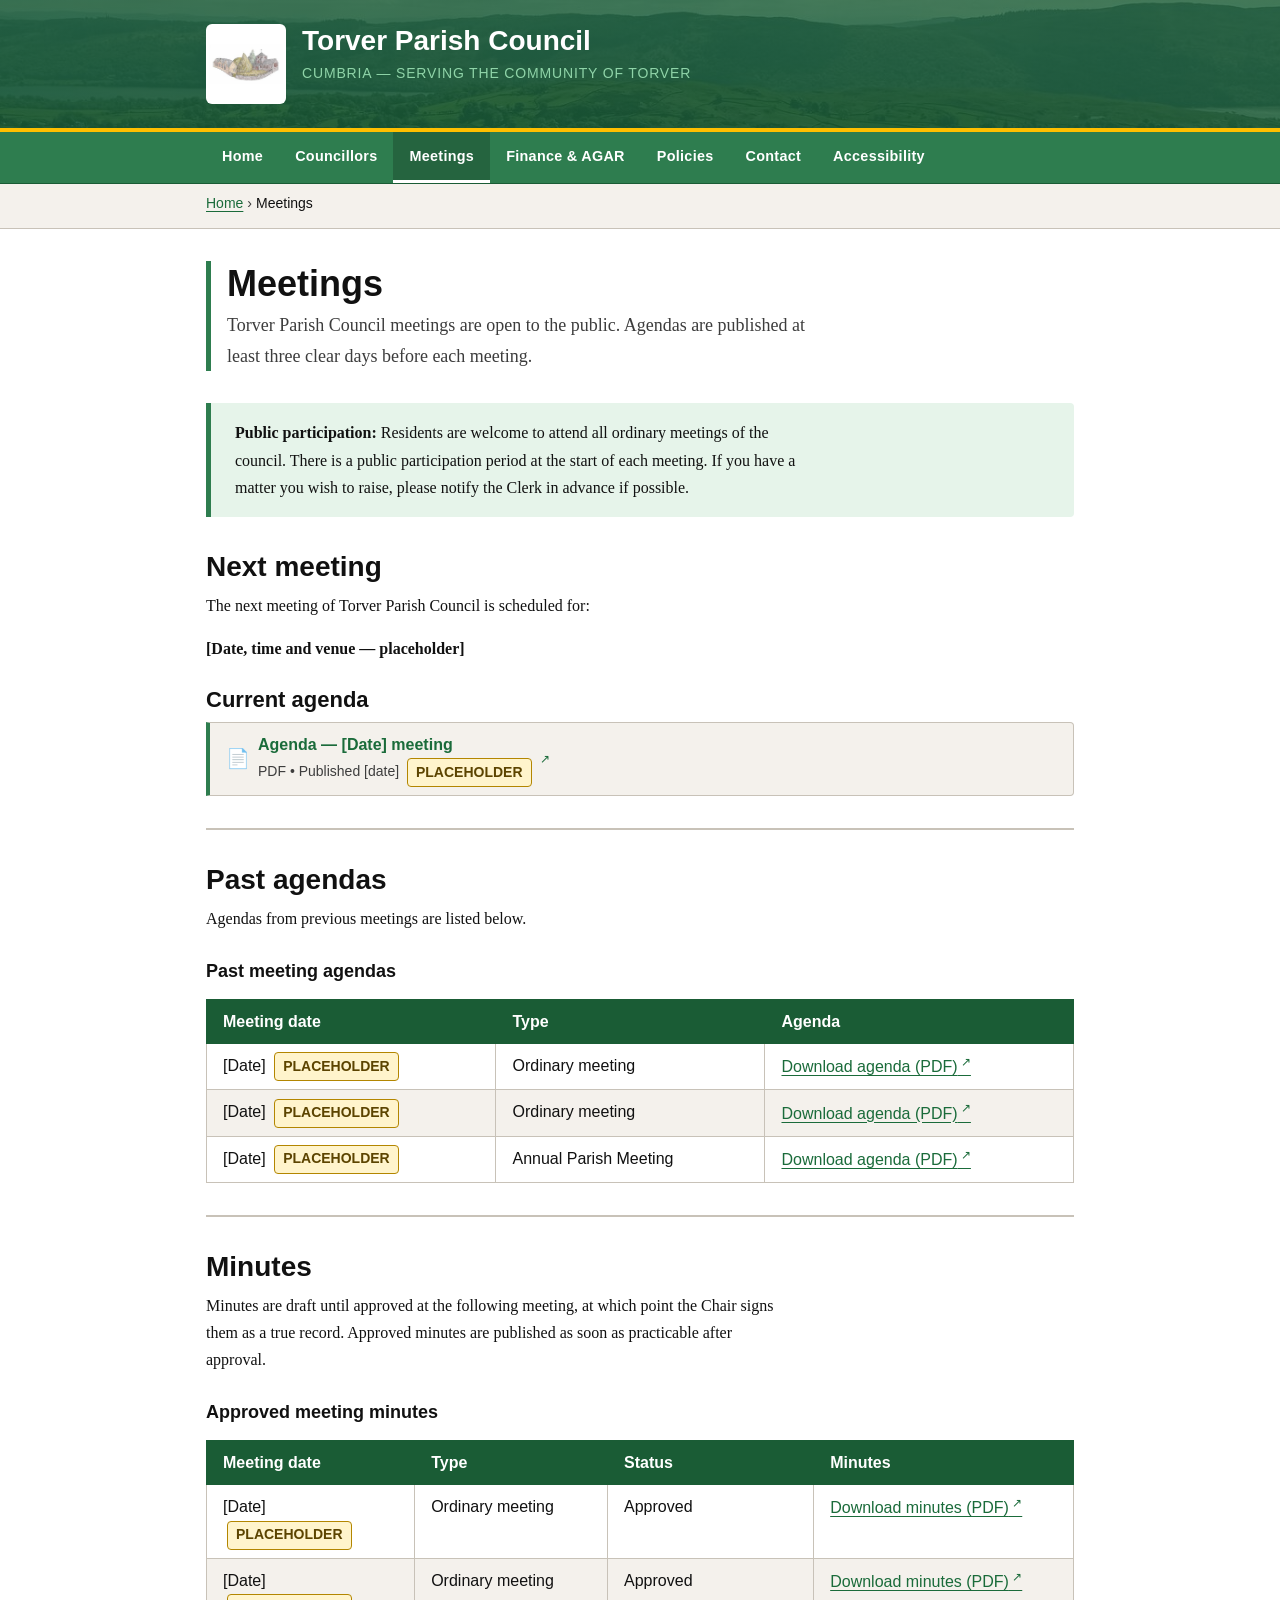
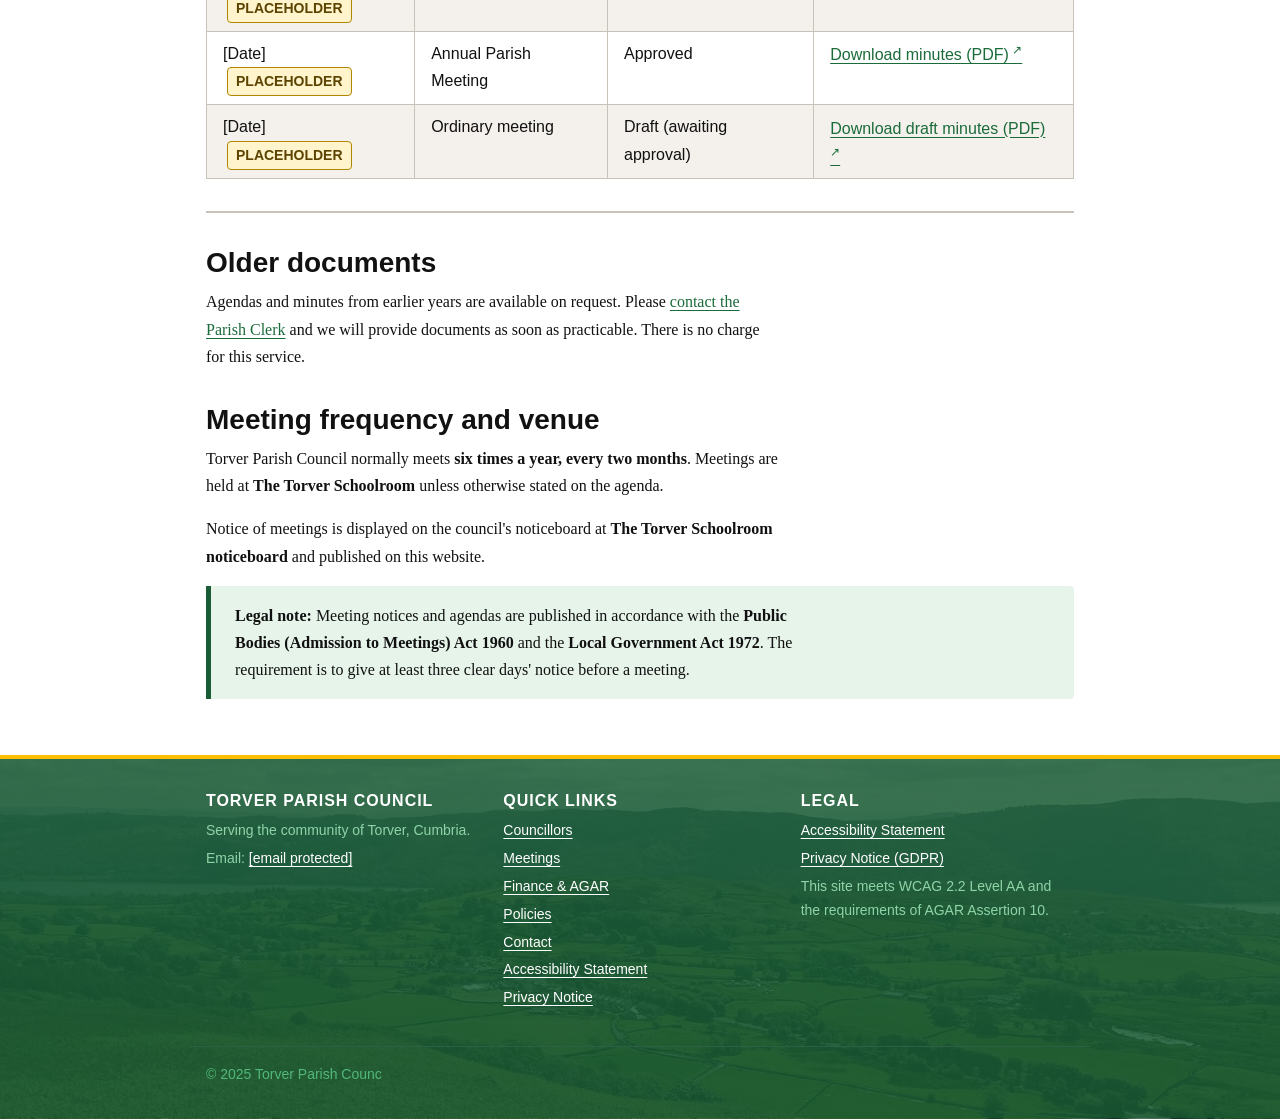
<file: meetings.html>
<!DOCTYPE html>
<html lang="en">
<head>
  <meta charset="UTF-8" />
  <meta name="viewport" content="width=device-width, initial-scale=1.0" />
  <meta name="description" content="Agendas and minutes for Torver Parish Council meetings. Find out when the next meeting is and read past minutes." />
  <title>Meetings – Torver Parish Council</title>
  <link rel="stylesheet" href="assets/css/style.css" />
</head>
<body>

  <a href="#main-content" class="skip-link">Skip to main content</a>

  <header class="site-header" role="banner">
    <div class="site-header__inner">
      <img src="assets/Logo.jpg" alt="Torver Parish Council logo" class="site-header__logo" width="64" height="64" />
      <div class="site-header__text">
        <p class="site-header__title">Torver Parish Council</p>
        <p class="site-header__subtitle">Cumbria &mdash; Serving the community of Torver</p>
      </div>
    </div>
  </header>

  <nav class="site-nav" aria-label="Main navigation">
    <div class="site-nav__inner">
      <ul class="site-nav__list" role="list">
        <li><a href="index.html">Home</a></li>
        <li><a href="councillors.html">Councillors</a></li>
        <li><a href="meetings.html" aria-current="page">Meetings</a></li>
        <li><a href="finance.html">Finance &amp; AGAR</a></li>
        <li><a href="policies.html">Policies</a></li>
        <li><a href="contact.html">Contact</a></li>
        <li><a href="accessibility.html">Accessibility</a></li>
      </ul>
    </div>
  </nav>

  <nav class="breadcrumb" aria-label="Breadcrumb">
    <div class="breadcrumb__inner">
      <ol>
        <li><a href="index.html">Home</a></li>
        <li><span aria-current="page">Meetings</span></li>
      </ol>
    </div>
  </nav>

  <main id="main-content" tabindex="-1">
    <div class="wrapper">

      <div class="page-title-block">
        <h1>Meetings</h1>
        <p class="lead">Torver Parish Council meetings are open to the public. Agendas are published at least three clear days before each meeting.</p>
      </div>

      <div class="notice notice--info" role="note">
        <p><strong>Public participation:</strong> Residents are welcome to attend all ordinary meetings of the council. There is a public participation period at the start of each meeting. If you have a matter you wish to raise, please notify the Clerk in advance if possible.</p>
      </div>

      <h2>Next meeting</h2>
      <p>The next meeting of Torver Parish Council is scheduled for:</p>
      <p><strong>[Date, time and venue — placeholder]</strong></p>

      <h3>Current agenda</h3>
      <ul class="doc-list" role="list">
        <li>
          <a href="#" class="doc-link" aria-label="Agenda for [Date] meeting (placeholder — PDF, opens in new tab)" target="_blank" rel="noopener noreferrer">
            <span class="doc-link__icon" aria-hidden="true">&#128196;</span>
            <span>
              <span class="doc-link__label">Agenda — [Date] meeting</span>
              <span class="doc-link__meta">PDF &bull; Published [date] <span class="placeholder">PLACEHOLDER</span></span>
            </span>
          </a>
        </li>
      </ul>

      <hr class="section-divider" />

      <h2>Past agendas</h2>
      <p>Agendas from previous meetings are listed below.</p>

      <div class="table-wrap">
        <table>
          <caption>Past meeting agendas</caption>
          <thead>
            <tr>
              <th scope="col">Meeting date</th>
              <th scope="col">Type</th>
              <th scope="col">Agenda</th>
            </tr>
          </thead>
          <tbody>
            <tr>
              <td>[Date] <span class="placeholder">PLACEHOLDER</span></td>
              <td>Ordinary meeting</td>
              <td><a href="#" target="_blank" rel="noopener noreferrer" aria-label="Agenda for [date] meeting (placeholder)">Download agenda (PDF)</a></td>
            </tr>
            <tr>
              <td>[Date] <span class="placeholder">PLACEHOLDER</span></td>
              <td>Ordinary meeting</td>
              <td><a href="#" target="_blank" rel="noopener noreferrer" aria-label="Agenda for [date] meeting (placeholder)">Download agenda (PDF)</a></td>
            </tr>
            <tr>
              <td>[Date] <span class="placeholder">PLACEHOLDER</span></td>
              <td>Annual Parish Meeting</td>
              <td><a href="#" target="_blank" rel="noopener noreferrer" aria-label="Agenda for [date] annual parish meeting (placeholder)">Download agenda (PDF)</a></td>
            </tr>
          </tbody>
        </table>
      </div>

      <hr class="section-divider" />

      <h2>Minutes</h2>
      <p>Minutes are draft until approved at the following meeting, at which point the Chair signs them as a true record. Approved minutes are published as soon as practicable after approval.</p>

      <div class="table-wrap">
        <table>
          <caption>Approved meeting minutes</caption>
          <thead>
            <tr>
              <th scope="col">Meeting date</th>
              <th scope="col">Type</th>
              <th scope="col">Status</th>
              <th scope="col">Minutes</th>
            </tr>
          </thead>
          <tbody>
            <tr>
              <td>[Date] <span class="placeholder">PLACEHOLDER</span></td>
              <td>Ordinary meeting</td>
              <td>Approved</td>
              <td><a href="#" target="_blank" rel="noopener noreferrer" aria-label="Minutes of [date] meeting (placeholder)">Download minutes (PDF)</a></td>
            </tr>
            <tr>
              <td>[Date] <span class="placeholder">PLACEHOLDER</span></td>
              <td>Ordinary meeting</td>
              <td>Approved</td>
              <td><a href="#" target="_blank" rel="noopener noreferrer" aria-label="Minutes of [date] meeting (placeholder)">Download minutes (PDF)</a></td>
            </tr>
            <tr>
              <td>[Date] <span class="placeholder">PLACEHOLDER</span></td>
              <td>Annual Parish Meeting</td>
              <td>Approved</td>
              <td><a href="#" target="_blank" rel="noopener noreferrer" aria-label="Minutes of [date] annual parish meeting (placeholder)">Download minutes (PDF)</a></td>
            </tr>
            <tr>
              <td>[Date] <span class="placeholder">PLACEHOLDER</span></td>
              <td>Ordinary meeting</td>
              <td>Draft (awaiting approval)</td>
              <td><a href="#" target="_blank" rel="noopener noreferrer" aria-label="Draft minutes of [date] meeting (placeholder)">Download draft minutes (PDF)</a></td>
            </tr>
          </tbody>
        </table>
      </div>

      <hr class="section-divider" />

      <h2>Older documents</h2>
      <p>Agendas and minutes from earlier years are available on request. Please <a href="contact.html">contact the Parish Clerk</a> and we will provide documents as soon as practicable. There is no charge for this service.</p>

      <h2>Meeting frequency and venue</h2>
      <p>Torver Parish Council normally meets <strong>six times a year, every two months</strong>. Meetings are held at <strong>The Torver Schoolroom</strong> unless otherwise stated on the agenda.</p>
      <p>Notice of meetings is displayed on the council's noticeboard at <strong>The Torver Schoolroom noticeboard</strong> and published on this website.</p>

      <div class="notice notice--legal" role="note">
        <p><strong>Legal note:</strong> Meeting notices and agendas are published in accordance with the <strong>Public Bodies (Admission to Meetings) Act 1960</strong> and the <strong>Local Government Act 1972</strong>. The requirement is to give at least three clear days' notice before a meeting.</p>
      </div>

    </div>
  </main>

  <footer class="site-footer" role="contentinfo">
    <div class="site-footer__inner">
      <div class="site-footer__section">
        <h2>Torver Parish Council</h2>
        <p>Serving the community of Torver, Cumbria.</p>
        <p>Email: <a href="/cdn-cgi/l/email-protection#7c1f10190e173c08130e0a190e0c1d0e150f141f1309121f1510521b130a520917"><span class="__cf_email__" data-cfemail="6c0f00091e072c18031e1a091e1c0d1e051f040f0319020f0500420b031a421907">[email&#160;protected]</span></a></p>
      </div>
      <div class="site-footer__section">
        <h2>Quick links</h2>
        <ul>
          <li><a href="councillors.html">Councillors</a></li>
          <li><a href="meetings.html">Meetings</a></li>
          <li><a href="finance.html">Finance &amp; AGAR</a></li>
          <li><a href="policies.html">Policies</a></li>
          <li><a href="contact.html">Contact</a></li>
          <li><a href="accessibility.html">Accessibility Statement</a></li>
          <li><a href="policies.html#privacy-notice">Privacy Notice</a></li>
        </ul>
      </div>
      <div class="site-footer__section">
        <h2>Legal</h2>
        <p><a href="accessibility.html">Accessibility Statement</a></p>
        <p><a href="policies.html#privacy-notice">Privacy Notice (GDPR)</a></p>
        <p>This site meets WCAG 2.2 Level AA and the requirements of AGAR Assertion 10.</p>
      </div>
    </div>
    <div class="site-footer__bottom">
      <p>&copy; <span id="year">2025</span> Torver Parish Counc
</file>
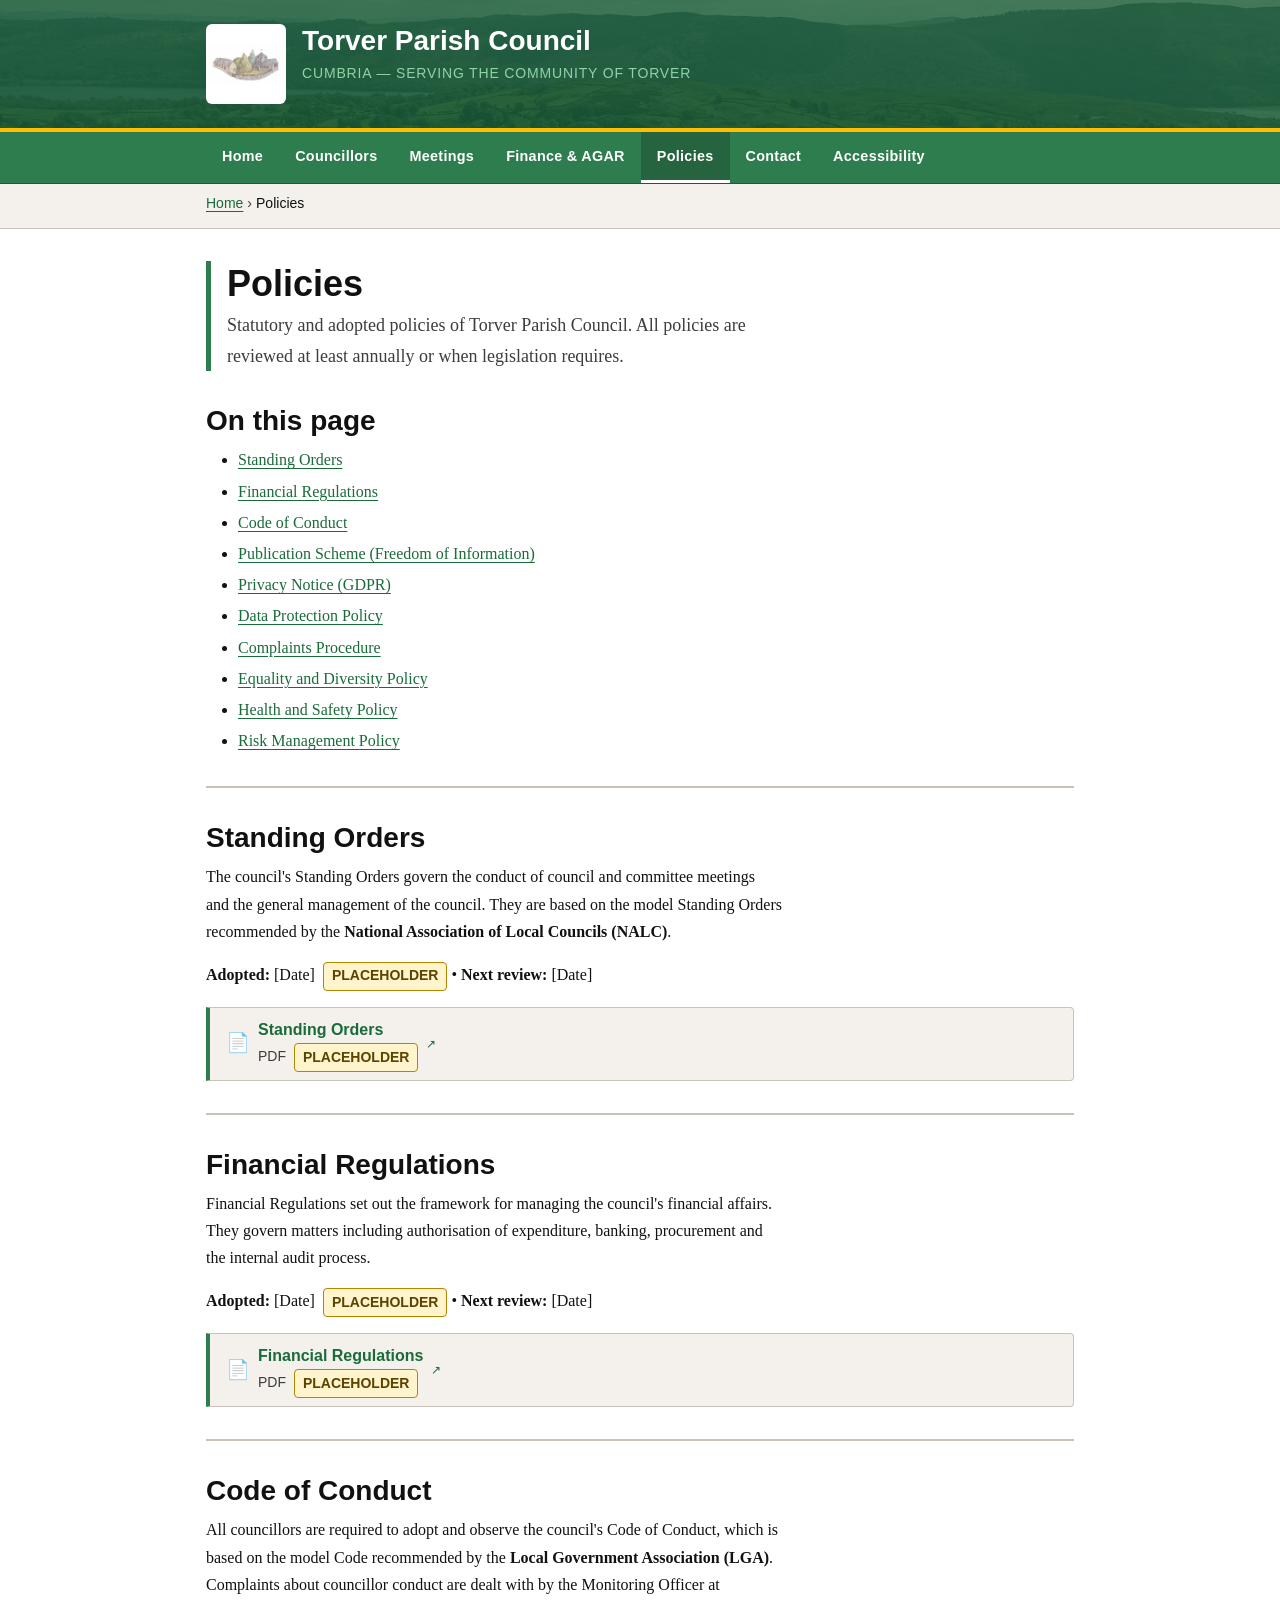
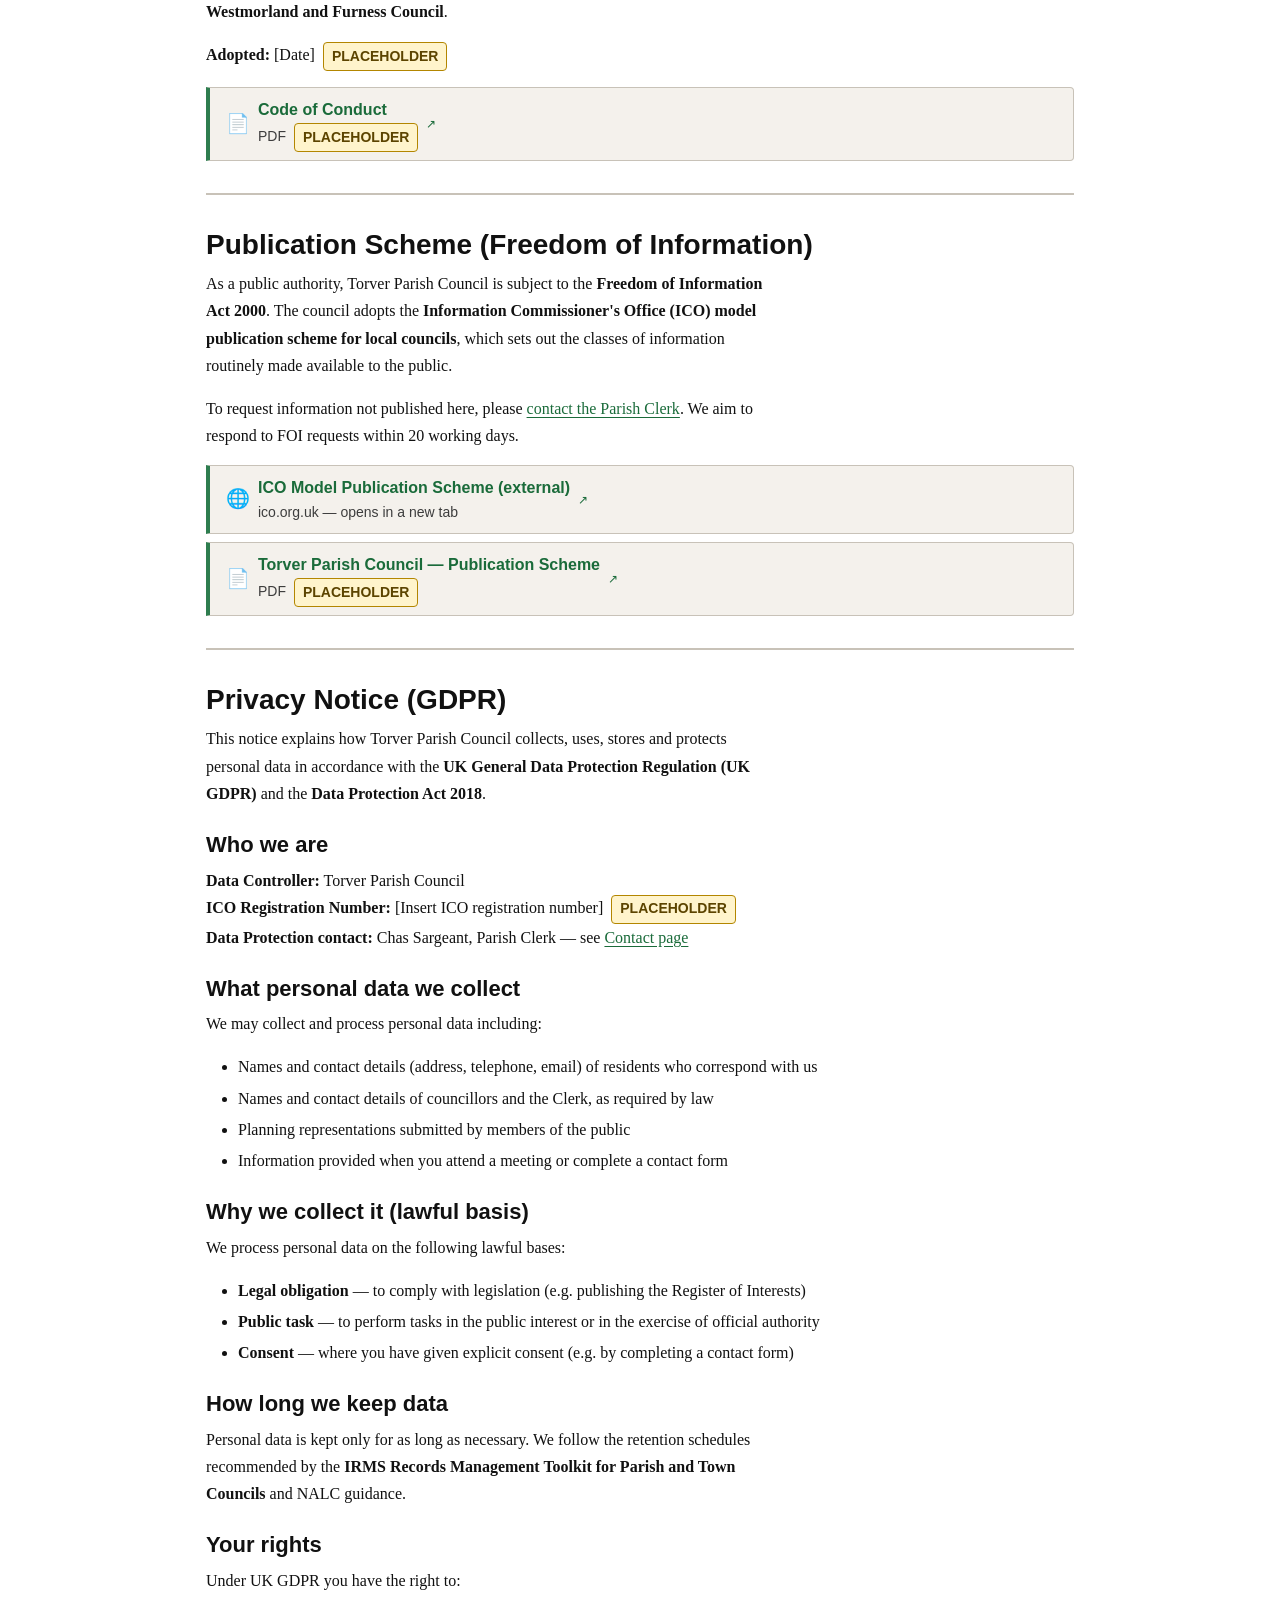
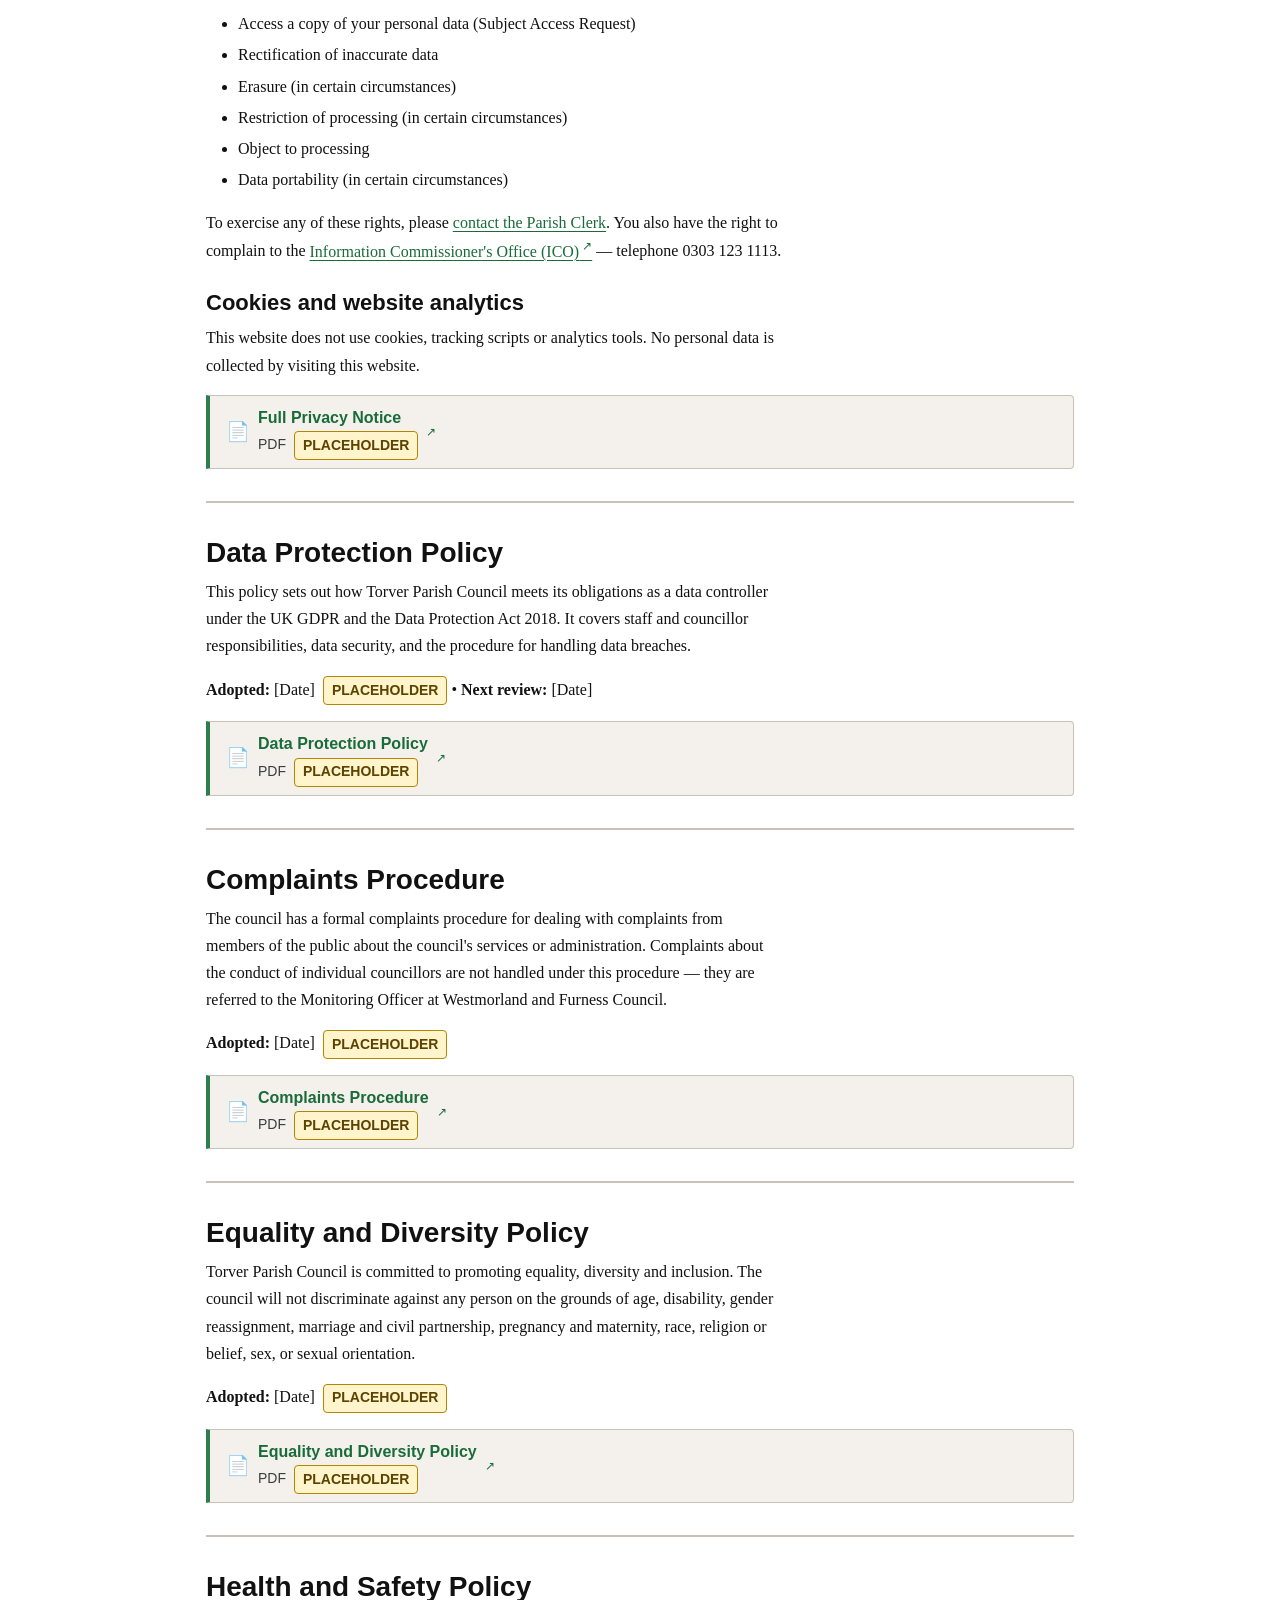
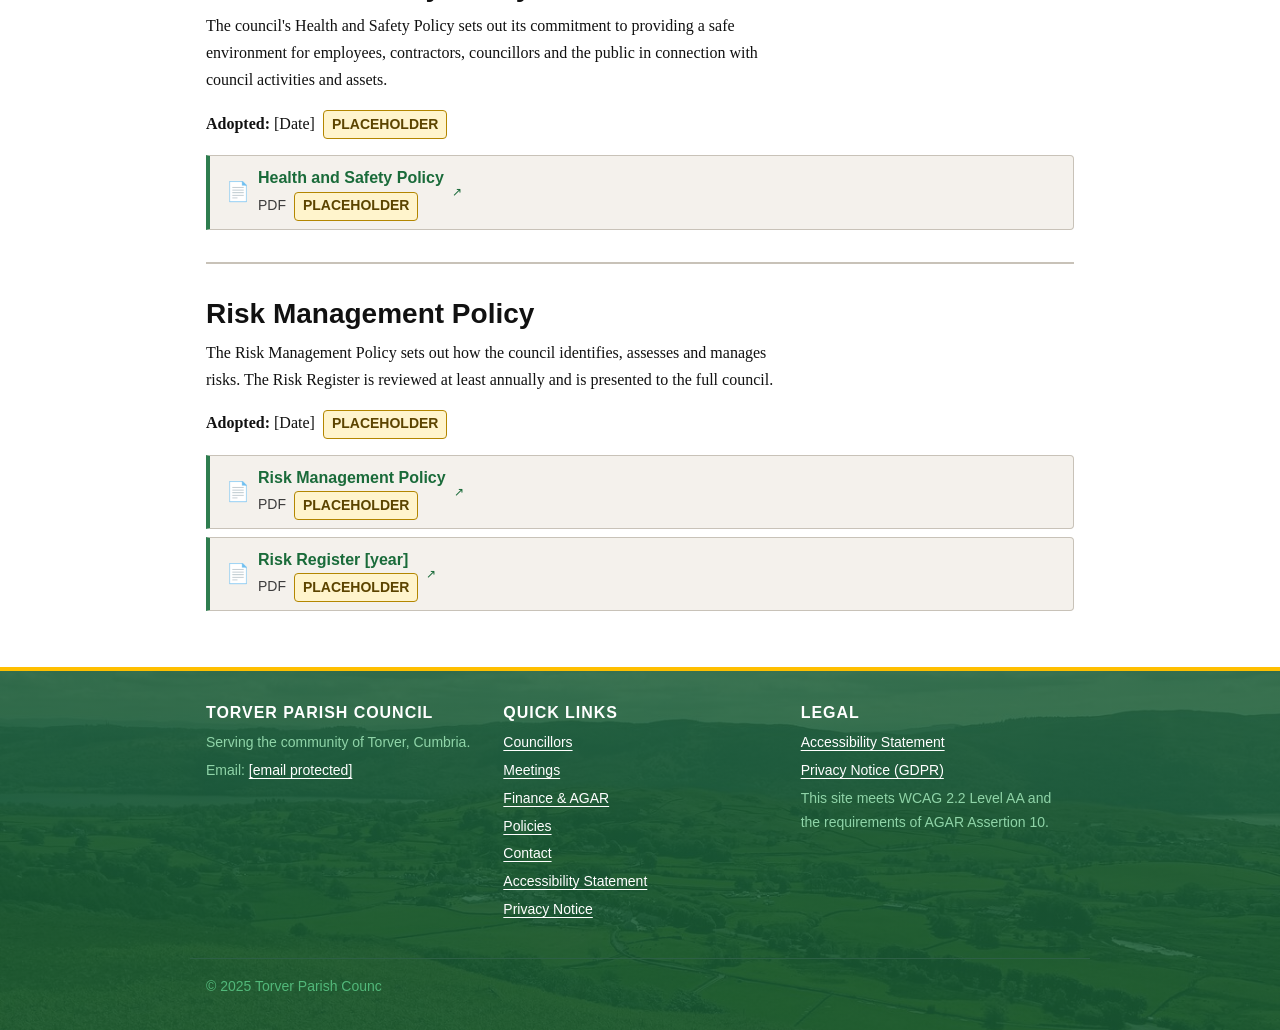
<file: policies.html>
<!DOCTYPE html>
<html lang="en">
<head>
  <meta charset="UTF-8" />
  <meta name="viewport" content="width=device-width, initial-scale=1.0" />
  <meta name="description" content="Policies adopted by Torver Parish Council, including Standing Orders, Financial Regulations, Code of Conduct, Privacy Notice and Data Protection Policy." />
  <title>Policies – Torver Parish Council</title>
  <link rel="stylesheet" href="assets/css/style.css" />
</head>
<body>

  <a href="#main-content" class="skip-link">Skip to main content</a>

  <header class="site-header" role="banner">
    <div class="site-header__inner">
      <img src="assets/Logo.jpg" alt="Torver Parish Council logo" class="site-header__logo" width="64" height="64" />
      <div class="site-header__text">
        <p class="site-header__title">Torver Parish Council</p>
        <p class="site-header__subtitle">Cumbria &mdash; Serving the community of Torver</p>
      </div>
    </div>
  </header>

  <nav class="site-nav" aria-label="Main navigation">
    <div class="site-nav__inner">
      <ul class="site-nav__list" role="list">
        <li><a href="index.html">Home</a></li>
        <li><a href="councillors.html">Councillors</a></li>
        <li><a href="meetings.html">Meetings</a></li>
        <li><a href="finance.html">Finance &amp; AGAR</a></li>
        <li><a href="policies.html" aria-current="page">Policies</a></li>
        <li><a href="contact.html">Contact</a></li>
        <li><a href="accessibility.html">Accessibility</a></li>
      </ul>
    </div>
  </nav>

  <nav class="breadcrumb" aria-label="Breadcrumb">
    <div class="breadcrumb__inner">
      <ol>
        <li><a href="index.html">Home</a></li>
        <li><span aria-current="page">Policies</span></li>
      </ol>
    </div>
  </nav>

  <main id="main-content" tabindex="-1">
    <div class="wrapper">

      <div class="page-title-block">
        <h1>Policies</h1>
        <p class="lead">Statutory and adopted policies of Torver Parish Council. All policies are reviewed at least annually or when legislation requires.</p>
      </div>

      <nav aria-label="Policies on this page">
        <h2>On this page</h2>
        <ul>
          <li><a href="#standing-orders">Standing Orders</a></li>
          <li><a href="#financial-regulations">Financial Regulations</a></li>
          <li><a href="#code-of-conduct">Code of Conduct</a></li>
          <li><a href="#foi">Publication Scheme (Freedom of Information)</a></li>
          <li><a href="#privacy-notice">Privacy Notice (GDPR)</a></li>
          <li><a href="#data-protection">Data Protection Policy</a></li>
          <li><a href="#complaints">Complaints Procedure</a></li>
          <li><a href="#equality">Equality and Diversity Policy</a></li>
          <li><a href="#health-safety">Health and Safety Policy</a></li>
          <li><a href="#risk">Risk Management Policy</a></li>
        </ul>
      </nav>

      <hr class="section-divider" />

      <!-- STANDING ORDERS -->
      <section aria-labelledby="standing-orders">
        <h2 id="standing-orders">Standing Orders</h2>
        <p>The council's Standing Orders govern the conduct of council and committee meetings and the general management of the council. They are based on the model Standing Orders recommended by the <strong>National Association of Local Councils (NALC)</strong>.</p>
        <p><strong>Adopted:</strong> [Date] <span class="placeholder">PLACEHOLDER</span> &bull; <strong>Next review:</strong> [Date]</p>
        <ul class="doc-list" role="list">
          <li>
            <a href="#" class="doc-link" target="_blank" rel="noopener noreferrer" aria-label="Standing Orders (placeholder PDF)">
              <span class="doc-link__icon" aria-hidden="true">&#128196;</span>
              <span>
                <span class="doc-link__label">Standing Orders</span>
                <span class="doc-link__meta">PDF <span class="placeholder">PLACEHOLDER</span></span>
              </span>
            </a>
          </li>
        </ul>
      </section>

      <hr class="section-divider" />

      <!-- FINANCIAL REGULATIONS -->
      <section aria-labelledby="financial-regulations">
        <h2 id="financial-regulations">Financial Regulations</h2>
        <p>Financial Regulations set out the framework for managing the council's financial affairs. They govern matters including authorisation of expenditure, banking, procurement and the internal audit process.</p>
        <p><strong>Adopted:</strong> [Date] <span class="placeholder">PLACEHOLDER</span> &bull; <strong>Next review:</strong> [Date]</p>
        <ul class="doc-list" role="list">
          <li>
            <a href="#" class="doc-link" target="_blank" rel="noopener noreferrer" aria-label="Financial Regulations (placeholder PDF)">
              <span class="doc-link__icon" aria-hidden="true">&#128196;</span>
              <span>
                <span class="doc-link__label">Financial Regulations</span>
                <span class="doc-link__meta">PDF <span class="placeholder">PLACEHOLDER</span></span>
              </span>
            </a>
          </li>
        </ul>
      </section>

      <hr class="section-divider" />

      <!-- CODE OF CONDUCT -->
      <section aria-labelledby="code-of-conduct">
        <h2 id="code-of-conduct">Code of Conduct</h2>
        <p>All councillors are required to adopt and observe the council's Code of Conduct, which is based on the model Code recommended by the <strong>Local Government Association (LGA)</strong>. Complaints about councillor conduct are dealt with by the Monitoring Officer at <strong>Westmorland and Furness Council</strong>.</p>
        <p><strong>Adopted:</strong> [Date] <span class="placeholder">PLACEHOLDER</span></p>
        <ul class="doc-list" role="list">
          <li>
            <a href="#" class="doc-link" target="_blank" rel="noopener noreferrer" aria-label="Code of Conduct (placeholder PDF)">
              <span class="doc-link__icon" aria-hidden="true">&#128196;</span>
              <span>
                <span class="doc-link__label">Code of Conduct</span>
                <span class="doc-link__meta">PDF <span class="placeholder">PLACEHOLDER</span></span>
              </span>
            </a>
          </li>
        </ul>
      </section>

      <hr class="section-divider" />

      <!-- FOI / PUBLICATION SCHEME -->
      <section aria-labelledby="foi">
        <h2 id="foi">Publication Scheme (Freedom of Information)</h2>
        <p>As a public authority, Torver Parish Council is subject to the <strong>Freedom of Information Act 2000</strong>. The council adopts the <strong>Information Commissioner's Office (ICO) model publication scheme for local councils</strong>, which sets out the classes of information routinely made available to the public.</p>
        <p>To request information not published here, please <a href="contact.html">contact the Parish Clerk</a>. We aim to respond to FOI requests within 20 working days.</p>
        <ul class="doc-list" role="list">
          <li>
            <a href="https://ico.org.uk/for-organisations/foi/publication-scheme/" class="doc-link" target="_blank" rel="noopener noreferrer" aria-label="ICO Model Publication Scheme (external website, opens in new tab)">
              <span class="doc-link__icon" aria-hidden="true">&#127760;</span>
              <span>
                <span class="doc-link__label">ICO Model Publication Scheme (external)</span>
                <span class="doc-link__meta">ico.org.uk — opens in a new tab</span>
              </span>
            </a>
          </li>
          <li>
            <a href="#" class="doc-link" target="_blank" rel="noopener noreferrer" aria-label="Council Publication Scheme (placeholder PDF)">
              <span class="doc-link__icon" aria-hidden="true">&#128196;</span>
              <span>
                <span class="doc-link__label">Torver Parish Council — Publication Scheme</span>
                <span class="doc-link__meta">PDF <span class="placeholder">PLACEHOLDER</span></span>
              </span>
            </a>
          </li>
        </ul>
      </section>

      <hr class="section-divider" />

      <!-- PRIVACY NOTICE -->
      <section aria-labelledby="privacy-notice">
        <h2 id="privacy-notice">Privacy Notice (GDPR)</h2>
        <p>This notice explains how Torver Parish Council collects, uses, stores and protects personal data in accordance with the <strong>UK General Data Protection Regulation (UK GDPR)</strong> and the <strong>Data Protection Act 2018</strong>.</p>

        <h3>Who we are</h3>
        <p><strong>Data Controller:</strong> Torver Parish Council<br />
        <strong>ICO Registration Number:</strong> [Insert ICO registration number] <span class="placeholder">PLACEHOLDER</span><br />
        <strong>Data Protection contact:</strong> Chas Sargeant, Parish Clerk — see <a href="contact.html">Contact page</a></p>

        <h3>What personal data we collect</h3>
        <p>We may collect and process personal data including:</p>
        <ul>
          <li>Names and contact details (address, telephone, email) of residents who correspond with us</li>
          <li>Names and contact details of councillors and the Clerk, as required by law</li>
          <li>Planning representations submitted by members of the public</li>
          <li>Information provided when you attend a meeting or complete a contact form</li>
        </ul>

        <h3>Why we collect it (lawful basis)</h3>
        <p>We process personal data on the following lawful bases:</p>
        <ul>
          <li><strong>Legal obligation</strong> — to comply with legislation (e.g. publishing the Register of Interests)</li>
          <li><strong>Public task</strong> — to perform tasks in the public interest or in the exercise of official authority</li>
          <li><strong>Consent</strong> — where you have given explicit consent (e.g. by completing a contact form)</li>
        </ul>

        <h3>How long we keep data</h3>
        <p>Personal data is kept only for as long as necessary. We follow the retention schedules recommended by the <strong>IRMS Records Management Toolkit for Parish and Town Councils</strong> and NALC guidance.</p>

        <h3>Your rights</h3>
        <p>Under UK GDPR you have the right to:</p>
        <ul>
          <li>Access a copy of your personal data (Subject Access Request)</li>
          <li>Rectification of inaccurate data</li>
          <li>Erasure (in certain circumstances)</li>
          <li>Restriction of processing (in certain circumstances)</li>
          <li>Object to processing</li>
          <li>Data portability (in certain circumstances)</li>
        </ul>
        <p>To exercise any of these rights, please <a href="contact.html">contact the Parish Clerk</a>. You also have the right to complain to the <a href="https://ico.org.uk/make-a-complaint/" target="_blank" rel="noopener noreferrer">Information Commissioner's Office (ICO)</a> — telephone 0303 123 1113.</p>

        <h3>Cookies and website analytics</h3>
        <p>This website does not use cookies, tracking scripts or analytics tools. No personal data is collected by visiting this website.</p>

        <ul class="doc-list" role="list">
          <li>
            <a href="#" class="doc-link" target="_blank" rel="noopener noreferrer" aria-label="Full Privacy Notice document (placeholder PDF)">
              <span class="doc-link__icon" aria-hidden="true">&#128196;</span>
              <span>
                <span class="doc-link__label">Full Privacy Notice</span>
                <span class="doc-link__meta">PDF <span class="placeholder">PLACEHOLDER</span></span>
              </span>
            </a>
          </li>
        </ul>
      </section>

      <hr class="section-divider" />

      <!-- DATA PROTECTION POLICY -->
      <section aria-labelledby="data-protection">
        <h2 id="data-protection">Data Protection Policy</h2>
        <p>This policy sets out how Torver Parish Council meets its obligations as a data controller under the UK GDPR and the Data Protection Act 2018. It covers staff and councillor responsibilities, data security, and the procedure for handling data breaches.</p>
        <p><strong>Adopted:</strong> [Date] <span class="placeholder">PLACEHOLDER</span> &bull; <strong>Next review:</strong> [Date]</p>
        <ul class="doc-list" role="list">
          <li>
            <a href="#" class="doc-link" target="_blank" rel="noopener noreferrer" aria-label="Data Protection Policy (placeholder PDF)">
              <span class="doc-link__icon" aria-hidden="true">&#128196;</span>
              <span>
                <span class="doc-link__label">Data Protection Policy</span>
                <span class="doc-link__meta">PDF <span class="placeholder">PLACEHOLDER</span></span>
              </span>
            </a>
          </li>
        </ul>
      </section>

      <hr class="section-divider" />

      <!-- COMPLAINTS -->
      <section aria-labelledby="complaints">
        <h2 id="complaints">Complaints Procedure</h2>
        <p>The council has a formal complaints procedure for dealing with complaints from members of the public about the council's services or administration. Complaints about the conduct of individual councillors are not handled under this procedure — they are referred to the Monitoring Officer at Westmorland and Furness Council.</p>
        <p><strong>Adopted:</strong> [Date] <span class="placeholder">PLACEHOLDER</span></p>
        <ul class="doc-list" role="list">
          <li>
            <a href="#" class="doc-link" target="_blank" rel="noopener noreferrer" aria-label="Complaints Procedure (placeholder PDF)">
              <span class="doc-link__icon" aria-hidden="true">&#128196;</span>
              <span>
                <span class="doc-link__label">Complaints Procedure</span>
                <span class="doc-link__meta">PDF <span class="placeholder">PLACEHOLDER</span></span>
              </span>
            </a>
          </li>
        </ul>
      </section>

      <hr class="section-divider" />

      <!-- EQUALITY -->
      <section aria-labelledby="equality">
        <h2 id="equality">Equality and Diversity Policy</h2>
        <p>Torver Parish Council is committed to promoting equality, diversity and inclusion. The council will not discriminate against any person on the grounds of age, disability, gender reassignment, marriage and civil partnership, pregnancy and maternity, race, religion or belief, sex, or sexual orientation.</p>
        <p><strong>Adopted:</strong> [Date] <span class="placeholder">PLACEHOLDER</span></p>
        <ul class="doc-list" role="list">
          <li>
            <a href="#" class="doc-link" target="_blank" rel="noopener noreferrer" aria-label="Equality and Diversity Policy (placeholder PDF)">
              <span class="doc-link__icon" aria-hidden="true">&#128196;</span>
              <span>
                <span class="doc-link__label">Equality and Diversity Policy</span>
                <span class="doc-link__meta">PDF <span class="placeholder">PLACEHOLDER</span></span>
              </span>
            </a>
          </li>
        </ul>
      </section>

      <hr class="section-divider" />

      <!-- HEALTH AND SAFETY -->
      <section aria-labelledby="health-safety">
        <h2 id="health-safety">Health and Safety Policy</h2>
        <p>The council's Health and Safety Policy sets out its commitment to providing a safe environment for employees, contractors, councillors and the public in connection with council activities and assets.</p>
        <p><strong>Adopted:</strong> [Date] <span class="placeholder">PLACEHOLDER</span></p>
        <ul class="doc-list" role="list">
          <li>
            <a href="#" class="doc-link" target="_blank" rel="noopener noreferrer" aria-label="Health and Safety Policy (placeholder PDF)">
              <span class="doc-link__icon" aria-hidden="true">&#128196;</span>
              <span>
                <span class="doc-link__label">Health and Safety Policy</span>
                <span class="doc-link__meta">PDF <span class="placeholder">PLACEHOLDER</span></span>
              </span>
            </a>
          </li>
        </ul>
      </section>

      <hr class="section-divider" />

      <!-- RISK -->
      <section aria-labelledby="risk">
        <h2 id="risk">Risk Management Policy</h2>
        <p>The Risk Management Policy sets out how the council identifies, assesses and manages risks. The Risk Register is reviewed at least annually and is presented to the full council.</p>
        <p><strong>Adopted:</strong> [Date] <span class="placeholder">PLACEHOLDER</span></p>
        <ul class="doc-list" role="list">
          <li>
            <a href="#" class="doc-link" target="_blank" rel="noopener noreferrer" aria-label="Risk Management Policy (placeholder PDF)">
              <span class="doc-link__icon" aria-hidden="true">&#128196;</span>
              <span>
                <span class="doc-link__label">Risk Management Policy</span>
                <span class="doc-link__meta">PDF <span class="placeholder">PLACEHOLDER</span></span>
              </span>
            </a>
          </li>
          <li>
            <a href="#" class="doc-link" target="_blank" rel="noopener noreferrer" aria-label="Risk Register (placeholder PDF)">
              <span class="doc-link__icon" aria-hidden="true">&#128196;</span>
              <span>
                <span class="doc-link__label">Risk Register [year]</span>
                <span class="doc-link__meta">PDF <span class="placeholder">PLACEHOLDER</span></span>
              </span>
            </a>
          </li>
        </ul>
      </section>

    </div>
  </main>

  <footer class="site-footer" role="contentinfo">
    <div class="site-footer__inner">
      <div class="site-footer__section">
        <h2>Torver Parish Council</h2>
        <p>Serving the community of Torver, Cumbria.</p>
        <p>Email: <a href="/cdn-cgi/l/email-protection#8deee1e8ffe6cdf9e2fffbe8fffdecffe4fee5eee2f8e3eee4e1a3eae2fba3f8e6"><span class="__cf_email__" data-cfemail="d3b0bfb6a1b893a7bca1a5b6a1a3b2a1baa0bbb0bca6bdb0babffdb4bca5fda6b8">[email&#160;protected]</span></a></p>
      </div>
      <div class="site-footer__section">
        <h2>Quick links</h2>
        <ul>
          <li><a href="councillors.html">Councillors</a></li>
          <li><a href="meetings.html">Meetings</a></li>
          <li><a href="finance.html">Finance &amp; AGAR</a></li>
          <li><a href="policies.html">Policies</a></li>
          <li><a href="contact.html">Contact</a></li>
          <li><a href="accessibility.html">Accessibility Statement</a></li>
          <li><a href="policies.html#privacy-notice">Privacy Notice</a></li>
        </ul>
      </div>
      <div class="site-footer__section">
        <h2>Legal</h2>
        <p><a href="accessibility.html">Accessibility Statement</a></p>
        <p><a href="policies.html#privacy-notice">Privacy Notice (GDPR)</a></p>
        <p>This site meets WCAG 2.2 Level AA and the requirements of AGAR Assertion 10.</p>
      </div>
    </div>
    <div class="site-footer__bottom">
      <p>&copy; <span id="year">2025</span> Torver Parish Counc
</file>
<file: assets/css/style.css>
/* ============================================================
   TORVER PARISH COUNCIL — WCAG 2.2 AA COMPLIANT STYLESHEET
   No external dependencies. No animations. No motion.
   Minimum 16px base font. High contrast throughout.
   ============================================================ */

/* ---- RESET & BOX MODEL ---- */
*, *::before, *::after {
  box-sizing: border-box;
  margin: 0;
  padding: 0;
}

/* ---- ROOT TOKENS ---- */
:root {
  /* Colours — all combinations meet WCAG AA 4.5:1 minimum */
  --colour-bg:            #ffffff;
  --colour-bg-alt:        #f4f1ec;
  --colour-bg-dark:       #1a5c35;
  --colour-bg-mid:        #2e7d4f;
  --colour-bg-accent:     #e6f4ea;
  --colour-text:          #111111;
  --colour-text-light:    #ffffff;
  --colour-text-muted:    #3d3d3d;
  --colour-link:          #1a6b3a;
  --colour-link-visited:  #4b006e;
  --colour-link-hover:    #0e4423;
  --colour-border:        #767676;
  --colour-border-light:  #c8c2b8;
  --colour-focus:         #ffbf00;
  --colour-focus-text:    #000000;
  --colour-error:         #d4000f;
  --colour-success:       #1a6b3a;
  --colour-warning-bg:    #fff4cc;
  --colour-warning-border:#b38600;

  /* Typography */
  --font-body:   Georgia, 'Times New Roman', Times, serif;
  --font-ui:     'Segoe UI', Arial, Helvetica, sans-serif;
  --font-mono:   'Courier New', Courier, monospace;
  --size-base:   1rem;        /* 16px */
  --size-sm:     0.875rem;    /* 14px */
  --size-lg:     1.125rem;    /* 18px */
  --size-xl:     1.375rem;    /* 22px */
  --size-2xl:    1.75rem;     /* 28px */
  --size-3xl:    2.25rem;     /* 36px */
  --line-body:   1.7;
  --line-heading:1.25;

  /* Spacing */
  --space-xs:  0.25rem;
  --space-sm:  0.5rem;
  --space-md:  1rem;
  --space-lg:  1.5rem;
  --space-xl:  2rem;
  --space-2xl: 3rem;

  /* Layout */
  --max-width: 900px;
  --radius:    4px;
}

/* ---- BASE ---- */
html {
  font-size: 100%;
  -webkit-text-size-adjust: 100%;
  scroll-behavior: auto; /* no smooth scroll — reduces motion */
}

body {
  font-family: var(--font-body);
  font-size: var(--size-base);
  line-height: var(--line-body);
  color: var(--colour-text);
  background-color: var(--colour-bg);
  min-height: 100vh;
  display: flex;
  flex-direction: column;
}

/* ---- SKIP LINK (WCAG 2.4.1) ---- */
.skip-link {
  position: absolute;
  top: -100px;
  left: 0;
  z-index: 9999;
  background: var(--colour-focus);
  color: var(--colour-focus-text);
  font-family: var(--font-ui);
  font-size: var(--size-base);
  font-weight: bold;
  padding: var(--space-sm) var(--space-md);
  text-decoration: none;
  border-bottom-right-radius: var(--radius);
}

.skip-link:focus {
  top: 0;
  outline: 3px solid var(--colour-focus-text);
  outline-offset: 0;
}

/* ---- FOCUS (WCAG 2.4.11, 2.4.12) ---- */
:focus-visible {
  outline: 3px solid var(--colour-focus);
  outline-offset: 2px;
  background-color: var(--colour-focus);
  color: var(--colour-focus-text);
  text-decoration: none;
}

a:focus-visible,
button:focus-visible,
input:focus-visible,
select:focus-visible,
textarea:focus-visible {
  outline: 3px solid var(--colour-focus);
  outline-offset: 2px;
}

/* ---- LINKS ---- */
a {
  color: var(--colour-link);
  text-decoration: underline;
  text-underline-offset: 3px;
}

a:visited { color: var(--colour-link-visited); }
a:hover   { color: var(--colour-link-hover); text-decoration-thickness: 2px; }
a:active  { color: var(--colour-link-hover); }

/* External link indicator */
a[target="_blank"]::after {
  content: " \2197";
  font-size: 0.75em;
  vertical-align: super;
  speak: never;
}

/* ---- HEADINGS ---- */
h1, h2, h3, h4, h5, h6 {
  font-family: var(--font-ui);
  font-weight: bold;
  line-height: var(--line-heading);
  color: var(--colour-text);
  margin-bottom: var(--space-sm);
}

h1 { font-size: var(--size-3xl); margin-bottom: var(--space-md); }
h2 { font-size: var(--size-2xl); margin-top: var(--space-xl); margin-bottom: var(--space-sm); }
h3 { font-size: var(--size-xl);  margin-top: var(--space-lg);  margin-bottom: var(--space-sm); }
h4 { font-size: var(--size-lg);  margin-top: var(--space-md);  margin-bottom: var(--space-xs); }

/* ---- PARAGRAPHS & LISTS ---- */
p { margin-bottom: var(--space-md); max-width: 72ch; }

ul, ol {
  margin-bottom: var(--space-md);
  padding-left: var(--space-xl);
}

li { margin-bottom: var(--space-xs); }

dl { margin-bottom: var(--space-md); }
dt { font-weight: bold; margin-top: var(--space-sm); }
dd { margin-left: var(--space-xl); margin-bottom: var(--space-xs); }

/* ---- HEADER ---- */
.site-header {
  background-color: var(--colour-bg-dark);
  background-image: linear-gradient(rgba(26,92,53,0.80), rgba(26,92,53,0.80)),
                    url('../torver-village.jpg');
  background-size: cover;
  background-position: center 40%;
  background-repeat: no-repeat;
  color: var(--colour-text-light);
  border-bottom: 4px solid var(--colour-focus);
}

.site-header__inner {
  max-width: var(--max-width);
  margin: 0 auto;
  padding: var(--space-lg) var(--space-md);
  display: flex;
  align-items: flex-start;
  gap: var(--space-md);
  flex-wrap: wrap;
}

.site-header__logo {
  flex-shrink: 0;
  width: 80px;
  height: 80px;
  border-radius: 6px;
  object-fit: contain;
  background: var(--colour-bg);
  padding: 3px;
}

.site-header__text { flex: 1; min-width: 200px; }

.site-header__title {
  font-family: var(--font-ui);
  font-size: var(--size-2xl);
  font-weight: bold;
  color: var(--colour-text-light);
  margin-bottom: var(--space-xs);
  line-height: 1.2;
}

.site-header__subtitle {
  font-family: var(--font-ui);
  font-size: var(--size-sm);
  color: #8fd4a8;
  letter-spacing: 0.06em;
  text-transform: uppercase;
  margin: 0;
}

/* ---- NAVIGATION ---- */
.site-nav {
  background-color: var(--colour-bg-mid);
  border-bottom: 1px solid #1a5c35;
}

.site-nav__inner {
  max-width: var(--max-width);
  margin: 0 auto;
  padding: 0 var(--space-md);
}

.site-nav__list {
  list-style: none;
  padding: 0;
  margin: 0;
  display: flex;
  flex-wrap: wrap;
}

.site-nav__list li { margin: 0; }

.site-nav__list a {
  display: block;
  padding: 0.75rem var(--space-md);
  font-family: var(--font-ui);
  font-size: 0.9rem;
  font-weight: bold;
  color: var(--colour-text-light);
  text-decoration: none;
  border-bottom: 3px solid transparent;
  letter-spacing: 0.02em;
}

.site-nav__list a:hover {
  background-color: var(--colour-bg-dark);
  border-bottom-color: var(--colour-focus);
  color: var(--colour-text-light);
}

.site-nav__list a:focus-visible {
  background-color: var(--colour-focus);
  color: var(--colour-focus-text);
  outline: 3px solid var(--colour-focus-text);
  outline-offset: -3px;
}

.site-nav__list a[aria-current="page"] {
  border-bottom-color: #ffffff;
  background-color: rgba(0,0,0,0.2);
}

/* ---- MAIN & WRAPPER ---- */
.wrapper {
  max-width: var(--max-width);
  margin: 0 auto;
  padding: var(--space-xl) var(--space-md);
  width: 100%;
}

main { flex: 1; }

/* ---- PAGE TITLE BLOCK ---- */
.page-title-block {
  border-left: 5px solid var(--colour-bg-mid);
  padding-left: var(--space-md);
  margin-bottom: var(--space-xl);
}

.page-title-block h1 { margin-bottom: var(--space-xs); }

.page-title-block .lead {
  font-size: var(--size-lg);
  color: var(--colour-text-muted);
  max-width: 65ch;
  margin-bottom: 0;
}

/* ---- SECTION DIVIDER ---- */
.section-divider {
  border: none;
  border-top: 2px solid var(--colour-border-light);
  margin: var(--space-xl) 0;
}

/* ---- NOTICE / CALLOUT BOXES ---- */
.notice {
  padding: var(--space-md) var(--space-lg);
  border-left: 5px solid var(--colour-border);
  background: var(--colour-bg-alt);
  margin-bottom: var(--space-lg);
  border-radius: 0 var(--radius) var(--radius) 0;
}

.notice--info   { border-left-color: var(--colour-bg-mid);  background: var(--colour-bg-accent); }
.notice--warn   { border-left-color: var(--colour-warning-border); background: var(--colour-warning-bg); }
.notice--legal  { border-left-color: var(--colour-bg-dark); background: #e6f4ea; }

.notice p:last-child { margin-bottom: 0; }

/* ---- TABLES ---- */
.table-wrap { overflow-x: auto; margin-bottom: var(--space-lg); }

table {
  width: 100%;
  border-collapse: collapse;
  font-size: var(--size-base);
  font-family: var(--font-ui);
}

caption {
  caption-side: top;
  text-align: left;
  font-weight: bold;
  font-size: var(--size-lg);
  padding: var(--space-sm) 0;
  color: var(--colour-text);
  margin-bottom: var(--space-xs);
}

th {
  background: var(--colour-bg-dark);
  color: var(--colour-text-light);
  text-align: left;
  padding: var(--space-sm) var(--space-md);
  font-weight: bold;
  border: 1px solid var(--colour-bg-dark);
}

td {
  padding: var(--space-sm) var(--space-md);
  border: 1px solid var(--colour-border-light);
  vertical-align: top;
  color: var(--colour-text);
}

tr:nth-child(even) td { background: var(--colour-bg-alt); }
tr:hover td { background: var(--colour-bg-accent); }

/* ---- DOCUMENT LINK CARDS ---- */
.doc-list {
  list-style: none;
  padding: 0;
  margin-bottom: var(--space-lg);
}

.doc-list li { margin-bottom: var(--space-sm); }

.doc-link {
  display: flex;
  align-items: center;
  gap: var(--space-sm);
  padding: var(--space-sm) var(--space-md);
  background: var(--colour-bg-alt);
  border: 1px solid var(--colour-border-light);
  border-left: 4px solid var(--colour-bg-mid);
  border-radius: 0 var(--radius) var(--radius) 0;
  font-family: var(--font-ui);
  font-size: var(--size-base);
  color: var(--colour-link);
  text-decoration: none;
}

.doc-link:hover {
  background: var(--colour-bg-accent);
  border-left-color: var(--colour-bg-dark);
  color: var(--colour-link-hover);
}

.doc-link:focus-visible {
  outline: 3px solid var(--colour-focus);
  outline-offset: 2px;
  background: var(--colour-focus);
  color: var(--colour-focus-text);
  border-left-color: var(--colour-focus-text);
}

.doc-link__icon {
  font-size: 1.2rem;
  flex-shrink: 0;
  speak: never;
  aria-hidden: true;
}

.doc-link__label { font-weight: bold; }
.doc-link__meta  { font-size: var(--size-sm); color: var(--colour-text-muted); display: block; }

/* ---- NAV GRID (home page) ---- */
.nav-grid {
  display: grid;
  grid-template-columns: repeat(auto-fit, minmax(220px, 1fr));
  gap: var(--space-md);
  margin: var(--space-xl) 0;
}

.nav-card {
  display: block;
  background: var(--colour-bg-dark);
  color: var(--colour-text-light);
  padding: var(--space-lg);
  border-radius: var(--radius);
  text-decoration: none;
  border: 2px solid transparent;
}

.nav-card:hover {
  background: var(--colour-bg-mid);
  border-color: var(--colour-focus);
  color: var(--colour-text-light);
}

.nav-card:focus-visible {
  outline: 3px solid var(--colour-focus);
  outline-offset: 2px;
  background: var(--colour-focus);
  color: var(--colour-focus-text);
}

.nav-card:visited { color: var(--colour-text-light); }

.nav-card__title {
  font-family: var(--font-ui);
  font-size: var(--size-lg);
  font-weight: bold;
  display: block;
  margin-bottom: var(--space-xs);
}

.nav-card__desc {
  font-family: var(--font-ui);
  font-size: var(--size-sm);
  color: #8fd4a8;
  display: block;
}

.nav-card:focus-visible .nav-card__desc { color: var(--colour-focus-text); }

/* ---- COUNCILLOR CARDS ---- */
.councillor-list {
  list-style: none;
  padding: 0;
  margin-bottom: var(--space-lg);
  display: grid;
  grid-template-columns: repeat(auto-fit, minmax(260px, 1fr));
  gap: var(--space-md);
}

.councillor-card {
  background: var(--colour-bg);
  border: 1px solid var(--colour-border-light);
  border-top: 4px solid var(--colour-bg-mid);
  border-radius: 0 0 var(--radius) var(--radius);
  padding: var(--space-md) var(--space-lg);
}

.councillor-card--chair { border-top-color: var(--colour-bg-dark); }

.councillor-card__name {
  font-family: var(--font-ui);
  font-size: var(--size-lg);
  font-weight: bold;
  margin-bottom: var(--space-xs);
  color: var(--colour-text);
}

.councillor-card__role {
  font-family: var(--font-ui);
  font-size: var(--size-sm);
  font-weight: bold;
  color: var(--colour-bg-mid);
  text-transform: uppercase;
  letter-spacing: 0.06em;
  display: block;
  margin-bottom: var(--space-sm);
}

.councillor-card p {
  font-family: var(--font-ui);
  font-size: var(--size-sm);
  margin-bottom: var(--space-xs);
}

/* ---- PLACEHOLDER TAG ---- */
.placeholder {
  display: inline-block;
  background: var(--colour-warning-bg);
  color: #5c4400;
  border: 1px solid var(--colour-warning-border);
  font-family: var(--font-ui);
  font-size: var(--size-sm);
  font-weight: bold;
  padding: 0.1rem 0.5rem;
  border-radius: var(--radius);
  margin-left: var(--space-xs);
  vertical-align: middle;
}

/* ---- FORM ---- */
.form-group {
  margin-bottom: var(--space-lg);
}

label {
  display: block;
  font-family: var(--font-ui);
  font-weight: bold;
  margin-bottom: var(--space-xs);
  color: var(--colour-text);
}

.form-hint {
  font-family: var(--font-ui);
  font-size: var(--size-sm);
  color: var(--colour-text-muted);
  display: block;
  margin-bottom: var(--space-xs);
}

input[type="text"],
input[type="email"],
textarea {
  display: block;
  width: 100%;
  max-width: 500px;
  font-family: var(--font-ui);
  font-size: var(--size-base);
  color: var(--colour-text);
  background: var(--colour-bg);
  border: 2px solid var(--colour-border);
  border-radius: var(--radius);
  padding: var(--space-sm) var(--space-md);
}

input[type="text"]:focus,
input[type="email"]:focus,
textarea:focus {
  outline: 3px solid var(--colour-focus);
  outline-offset: 0;
  border-color: var(--colour-focus-text);
}

textarea { min-height: 120px; resize: vertical; }

button[type="submit"] {
  font-family: var(--font-ui);
  font-size: var(--size-base);
  font-weight: bold;
  color: var(--colour-text-light);
  background: var(--colour-bg-dark);
  border: 2px solid var(--colour-bg-dark);
  border-radius: var(--radius);
  padding: var(--space-sm) var(--space-xl);
  cursor: pointer;
}

button[type="submit"]:hover {
  background: var(--colour-bg-mid);
  border-color: var(--colour-bg-mid);
}

button[type="submit"]:focus-visible {
  outline: 3px solid var(--colour-focus);
  outline-offset: 2px;
  background: var(--colour-focus);
  color: var(--colour-focus-text);
  border-color: var(--colour-focus-text);
}

/* ---- FOOTER ---- */
.site-footer {
  background-color: var(--colour-bg-dark);
  background-image: linear-gradient(rgba(26,92,53,0.85), rgba(26,92,53,0.85)),
                    url('../torver-village.jpg');
  background-size: cover;
  background-position: center 60%;
  background-repeat: no-repeat;
  color: #8fd4a8;
  border-top: 4px solid var(--colour-focus);
  margin-top: auto;
}

.site-footer__inner {
  max-width: var(--max-width);
  margin: 0 auto;
  padding: var(--space-xl) var(--space-md);
  display: grid;
  grid-template-columns: repeat(auto-fit, minmax(220px, 1fr));
  gap: var(--space-lg);
}

.site-footer__section h2 {
  font-family: var(--font-ui);
  font-size: var(--size-base);
  font-weight: bold;
  color: var(--colour-text-light);
  margin-top: 0;
  margin-bottom: var(--space-sm);
  text-transform: uppercase;
  letter-spacing: 0.06em;
}

.site-footer__section p,
.site-footer__section li {
  font-family: var(--font-ui);
  font-size: var(--size-sm);
  color: #8fd4a8;
  margin-bottom: var(--space-xs);
  max-width: none;
}

.site-footer__section ul {
  list-style: none;
  padding: 0;
  margin: 0;
}

.site-footer__section a {
  color: var(--colour-text-light);
  text-decoration: underline;
}

.site-footer__section a:hover { color: var(--colour-focus); }
.site-footer__section a:focus-visible {
  outline: 3px solid var(--colour-focus);
  outline-offset: 2px;
  background: var(--colour-focus);
  color: var(--colour-focus-text);
}

.site-footer__bottom {
  max-width: var(--max-width);
  margin: 0 auto;
  padding: var(--space-md);
  border-top: 1px solid #2d5f46;
  font-family: var(--font-ui);
  font-size: var(--size-sm);
  color: #52b87a;
}

/* ---- BREADCRUMB ---- */
.breadcrumb {
  background: var(--colour-bg-alt);
  border-bottom: 1px solid var(--colour-border-light);
}

.breadcrumb__inner {
  max-width: var(--max-width);
  margin: 0 auto;
  padding: var(--space-sm) var(--space-md);
}

.breadcrumb ol {
  list-style: none;
  padding: 0;
  margin: 0;
  display: flex;
  flex-wrap: wrap;
  gap: var(--space-xs);
  font-family: var(--font-ui);
  font-size: var(--size-sm);
}

.breadcrumb li + li::before {
  content: "›";
  margin-right: var(--space-xs);
  color: var(--colour-text-muted);
  speak: never;
}

/* ---- RESPONSIVE ---- */
@media (max-width: 640px) {
  h1 { font-size: var(--size-2xl); }
  h2 { font-size: var(--size-xl); }

  .site-header__title { font-size: var(--size-xl); }
  .site-nav__list { flex-direction: column; }
  .site-nav__list a { border-bottom: 1px solid rgba(255,255,255,0.1); border-left: 3px solid transparent; }
  .site-nav__list a[aria-current="page"] { border-left-color: #ffffff; border-bottom: 1px solid rgba(255,255,255,0.1); }
  .site-nav__list a:hover { border-bottom: 1px solid rgba(255,255,255,0.1); border-left-color: var(--colour-focus); }

  .wrapper { padding: var(--space-lg) var(--space-md); }
  .nav-grid { grid-template-columns: 1fr; }
  .councillor-list { grid-template-columns: 1fr; }
}

/* ---- PRINT ---- */
@media print {
  .skip-link, .site-nav, .nav-grid { display: none; }
  body { font-size: 12pt; color: #000; background: #fff; }
  a::after { content: " (" attr(href) ")"; font-size: 10pt; }
  a[target="_blank"]::after { content: " (" attr(href) ")"; }
}

/* ---- UTILITY ---- */
.visually-hidden {
  position: absolute;
  width: 1px;
  height: 1px;
  padding: 0;
  margin: -1px;
  overflow: hidden;
  clip: rect(0,0,0,0);
  white-space: nowrap;
  border: 0;
}
</file>
